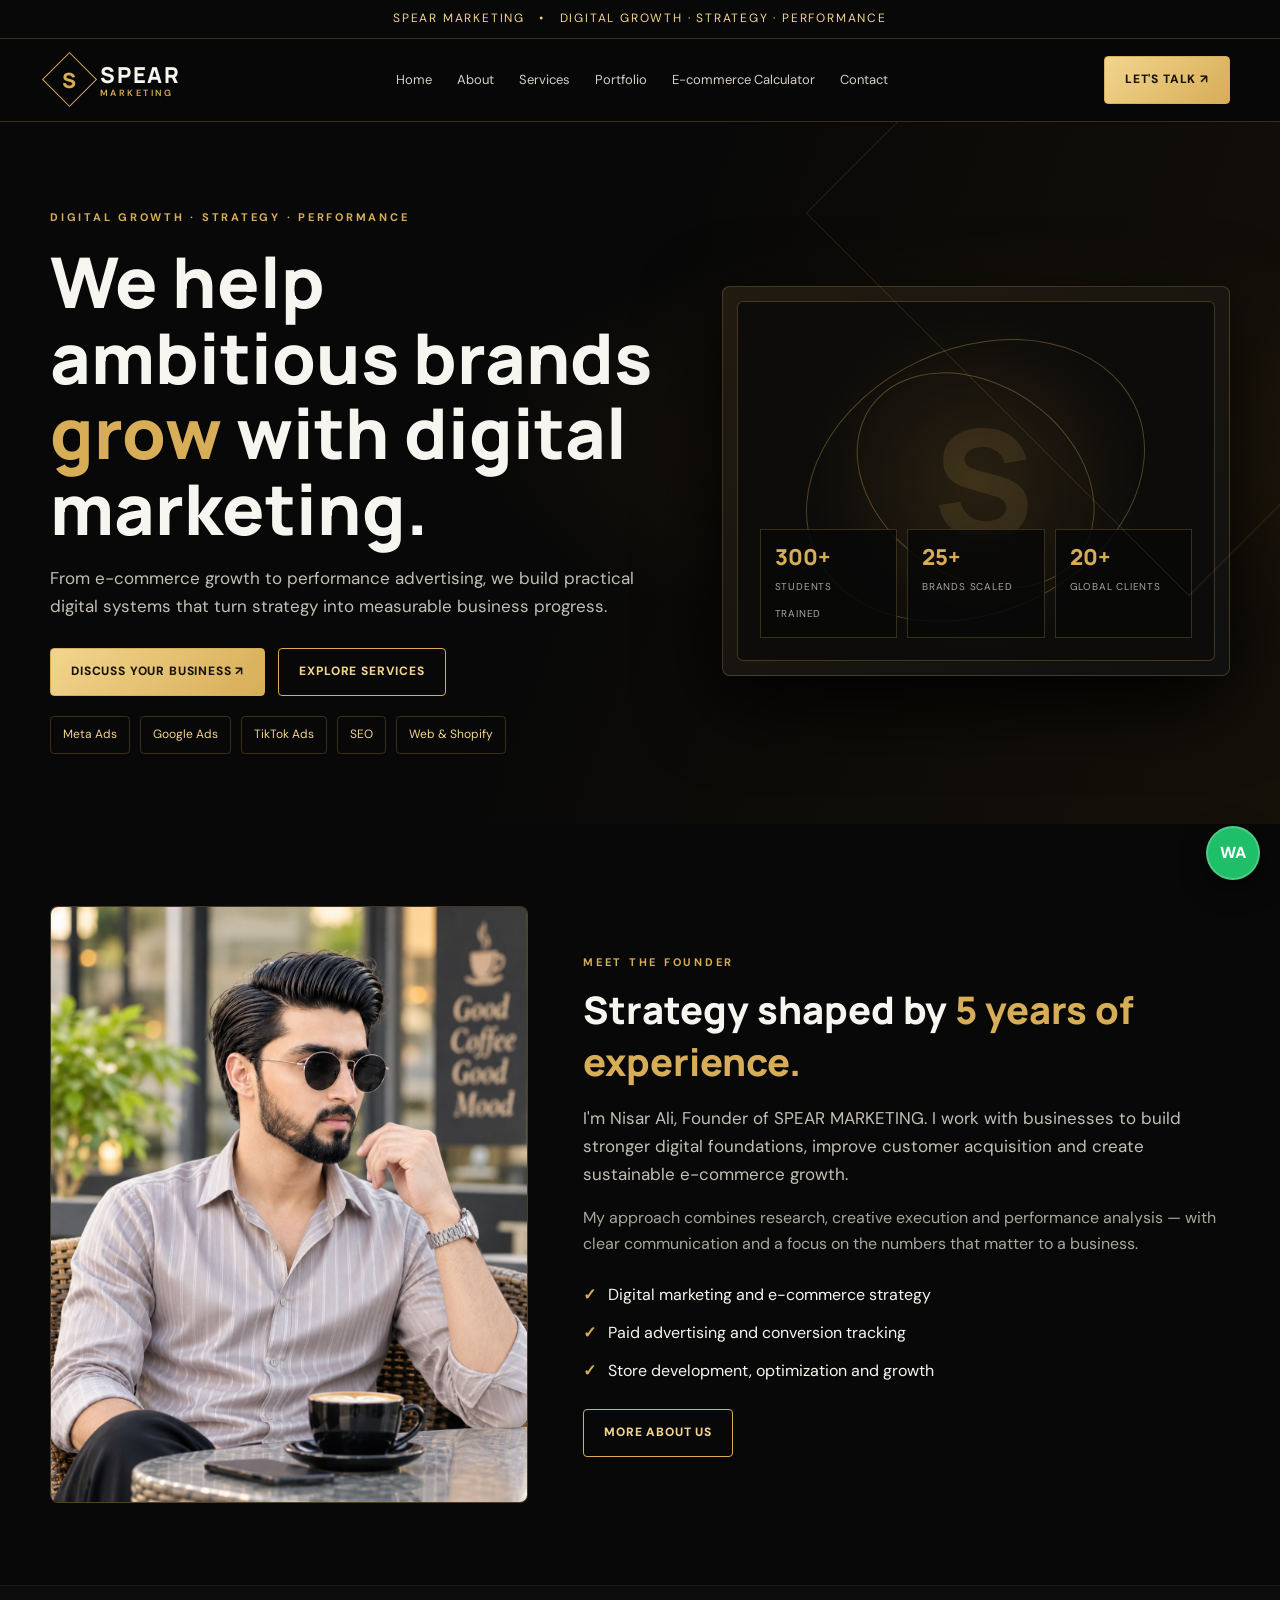
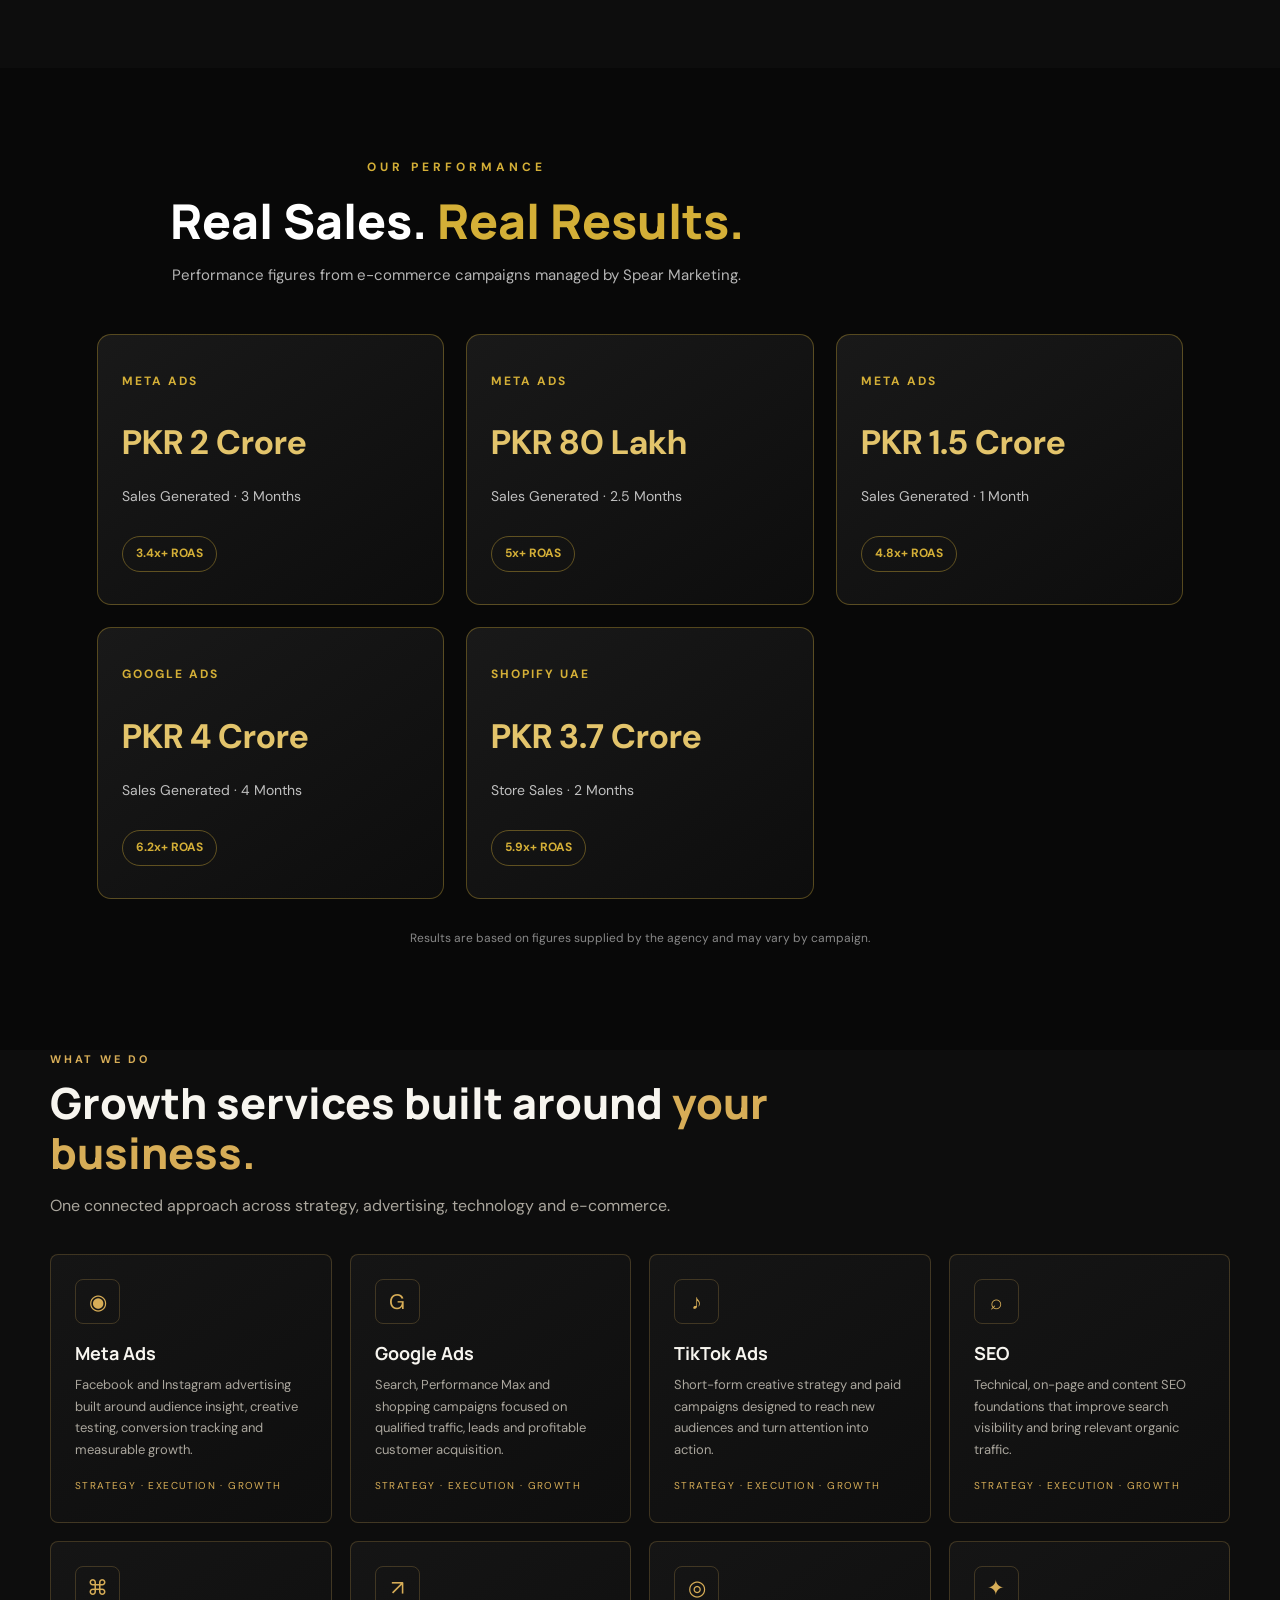
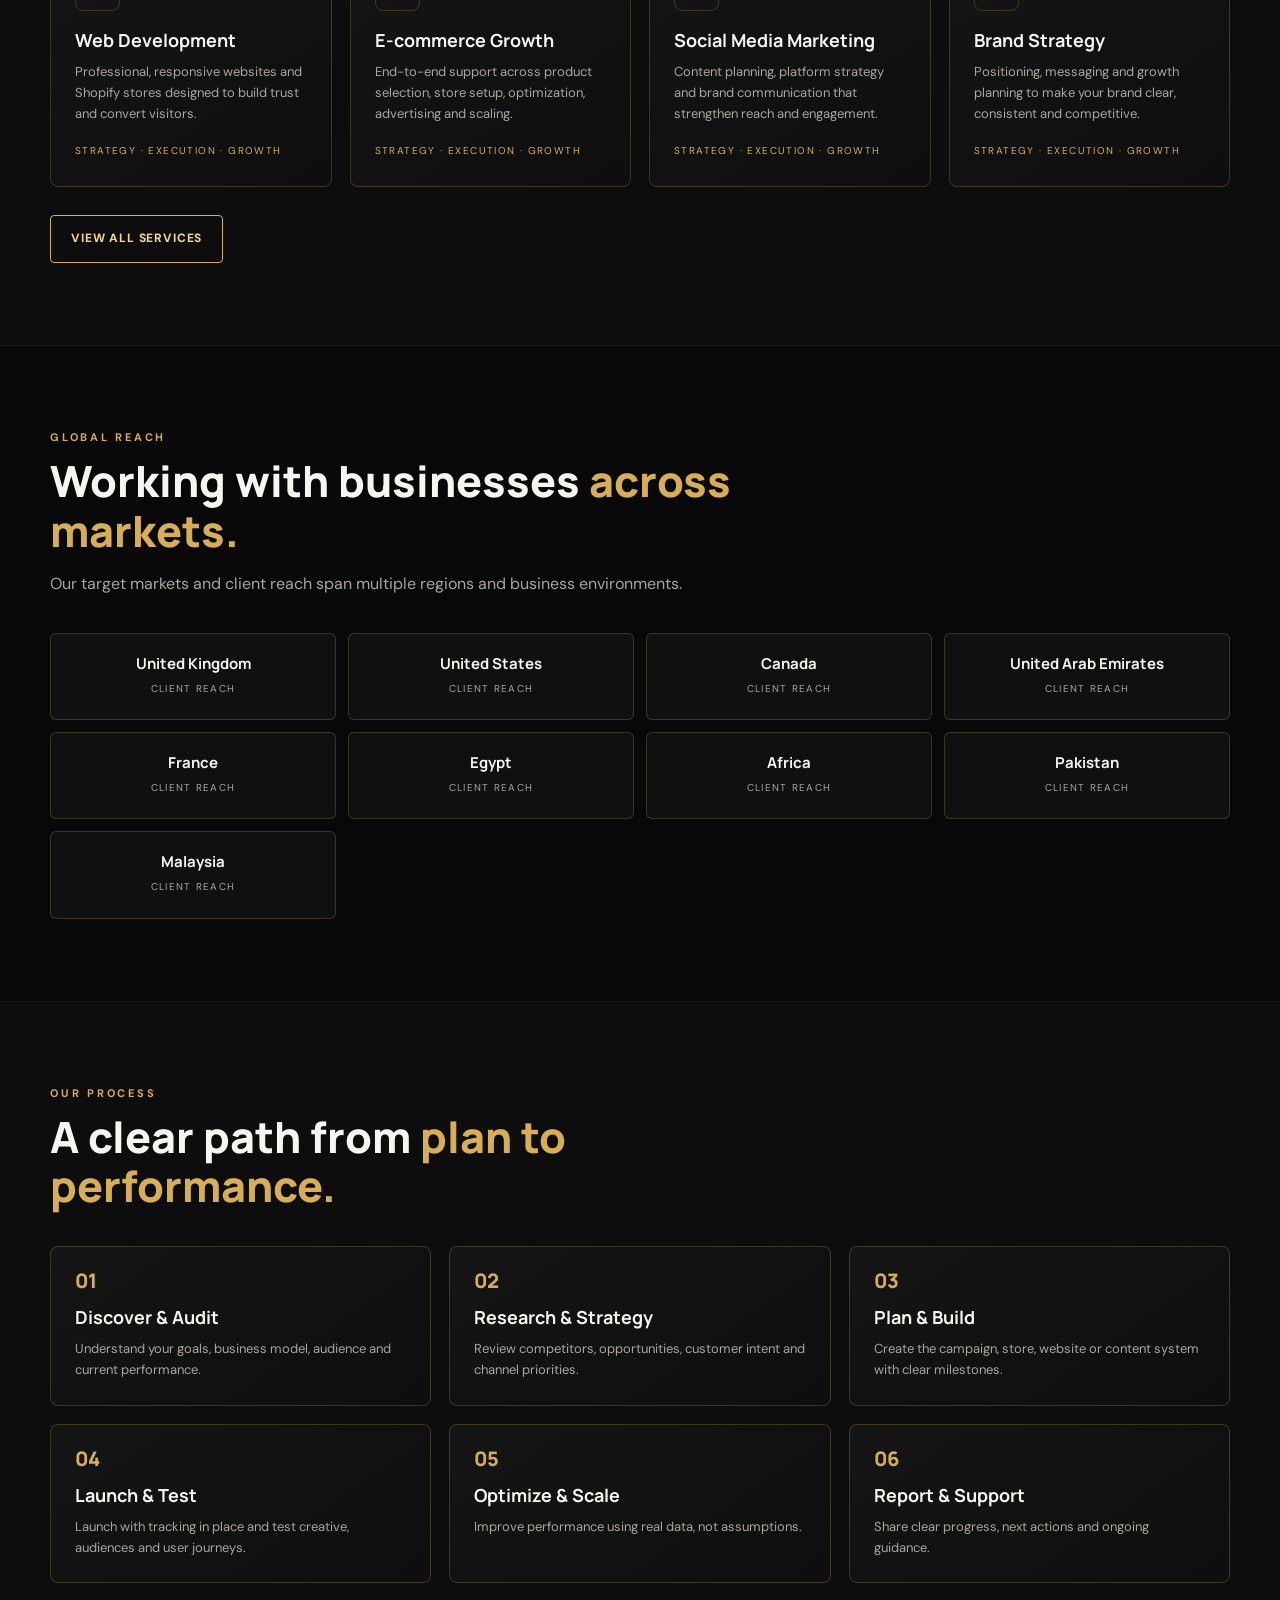
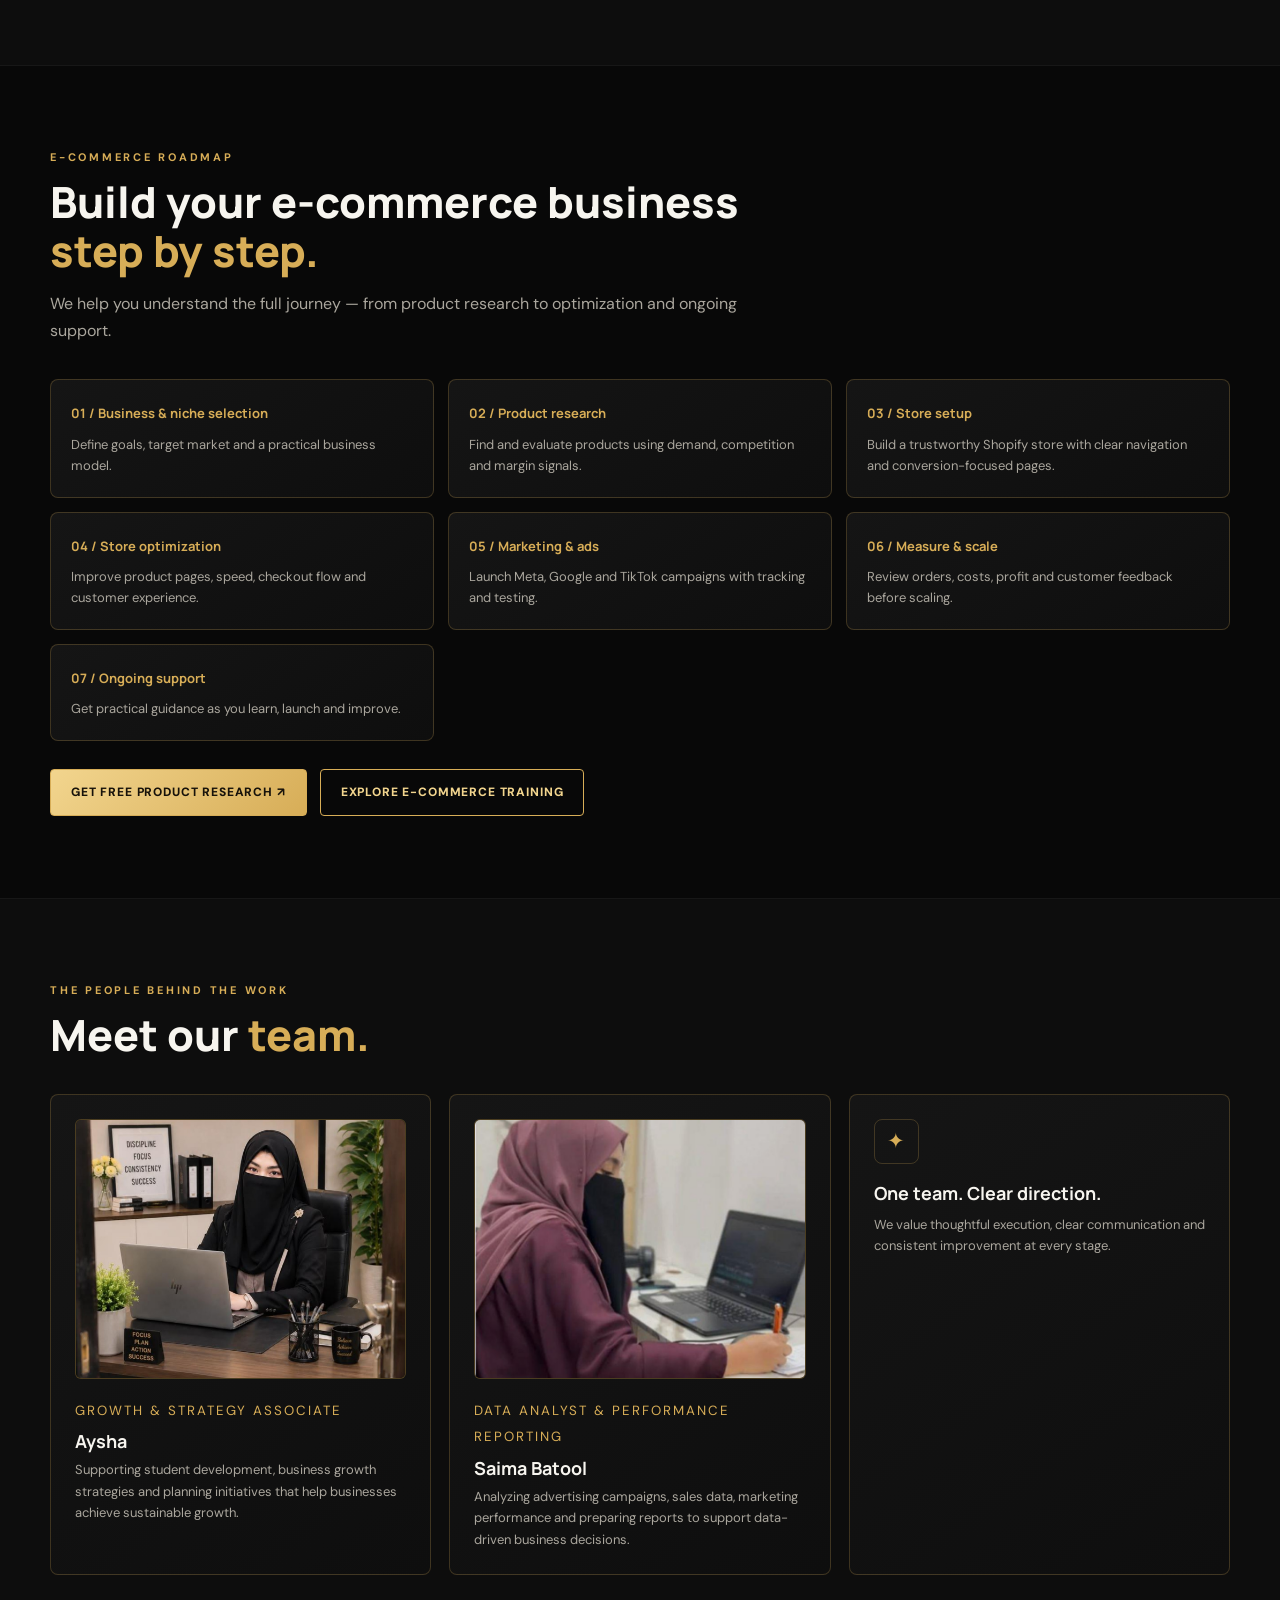
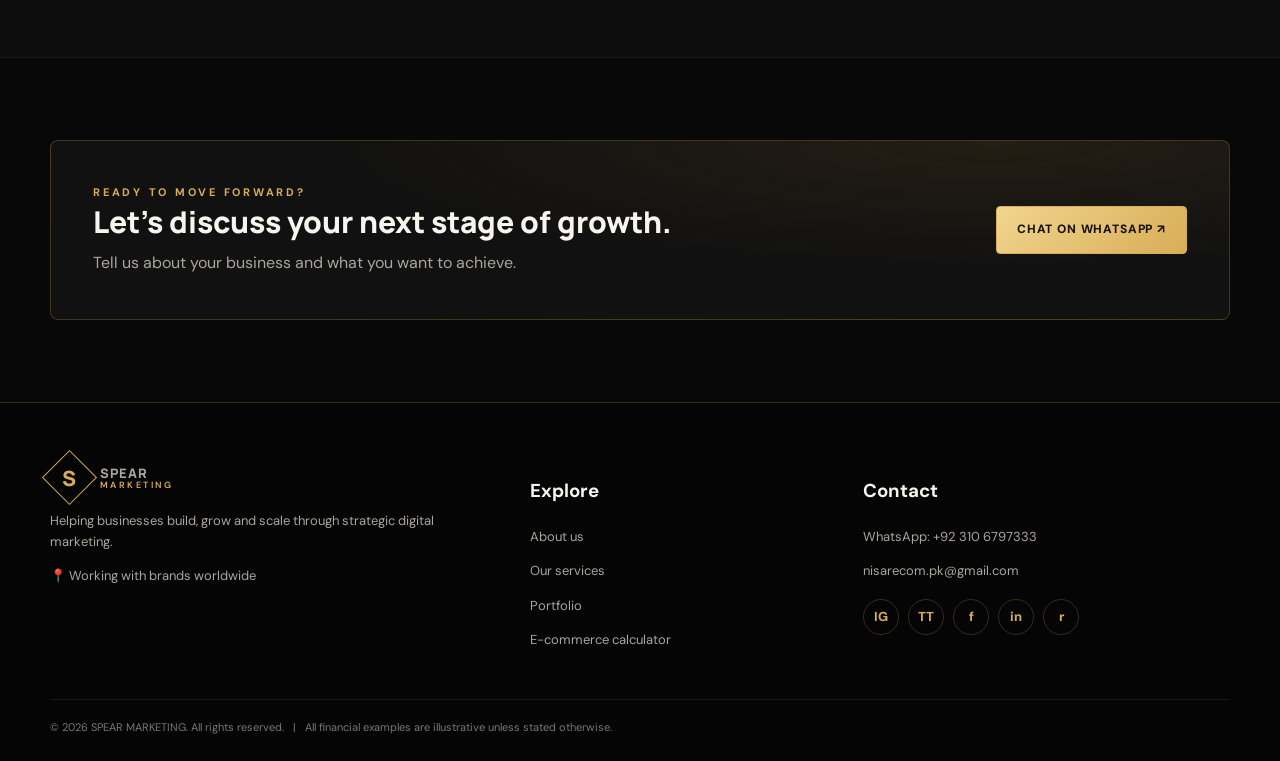
<file: index.html>
<!doctype html><html lang="en"><head><meta charset="utf-8"><meta name="viewport" content="width=device-width,initial-scale=1"><meta name="description" content="SPEAR MARKETING helps brands grow with digital strategy, paid advertising, e-commerce and web development."><title>SPEAR MARKETING | Digital Growth & Performance</title><link rel="stylesheet" href="styles.css"></head><body>
<div class="topline">SPEAR MARKETING &nbsp; • &nbsp; DIGITAL GROWTH · STRATEGY · PERFORMANCE</div>
<header class="nav"><div class="wrap navin">
<a class="brand" href="index.html"><span class="brandmark"><span>S</span></span><span>SPEAR<small>MARKETING</small></span></a>
<button class="mobile-toggle" aria-label="Open menu" onclick="document.querySelector('.links').classList.toggle('open')">☰</button>
<nav class="links"><a href="index.html">Home</a><a href="about.html">About</a><a href="services.html">Services</a><a href="portfolio.html">Portfolio</a><a href="calculator.html">E-commerce Calculator</a><a href="contact.html">Contact</a></nav>
<a class="btn navcta" href="https://wa.me/923106797333?text=Hello%20SPEAR%20MARKETING%2C%20I%27d%20like%20to%20discuss%20my%20business." target="_blank" rel="noopener">Let's Talk ↗</a>
</div></header>

<main>
<section class="hero"><div class="wrap hero-grid"><div><div class="eyebrow">Digital growth · Strategy · Performance</div><h1>We help ambitious brands <em>grow</em> with digital marketing.</h1><p class="lead">From e-commerce growth to performance advertising, we build practical digital systems that turn strategy into measurable business progress.</p><div class="actions"><a class="btn" href="https://wa.me/923106797333?text=Hello%20SPEAR%20MARKETING%2C%20I%27d%20like%20to%20discuss%20my%20business." target="_blank">Discuss Your Business ↗</a><a class="btn outline" href="services.html">Explore Services</a></div><div class="platforms"><span class="platform">Meta Ads</span><span class="platform">Google Ads</span><span class="platform">TikTok Ads</span><span class="platform">SEO</span><span class="platform">Web & Shopify</span></div></div>
<div class="hero-card"><div class="hero-art"><div class="orbit"></div><div class="orbit two"></div><div class="bigmark">S</div><div class="hero-stat"><div><b>300+</b><span>Students trained</span></div><div><b>25+</b><span>Brands scaled</span></div><div><b>20+</b><span>Global clients</span></div></div></div></div></div></section>
<section class="section"><div class="wrap split"><div class="ceo-photo"><img src="ceo-nisar.png" alt="NISAR ALI · FOUNDER & CEO"></div><div><div class="eyebrow">Meet the founder</div><h2 style="font:800 38px Manrope;margin:12px 0">Strategy shaped by <span class="gold">5 years of experience.</span></h2><p class="lead">I'm Nisar Ali, Founder of SPEAR MARKETING. I work with businesses to build stronger digital foundations, improve customer acquisition and create sustainable e-commerce growth.</p><p style="color:var(--muted)">My approach combines research, creative execution and performance analysis — with clear communication and a focus on the numbers that matter to a business.</p><div class="bullets"><div>Digital marketing and e-commerce strategy</div><div>Paid advertising and conversion tracking</div><div>Store development, optimization and growth</div></div><a class="btn outline" href="about.html">More About Us</a></div></div></section>
<section class="section alt">
<section class="section results-section" id="results">
  <div class="wrap">
    <div class="section-head">
      <div class="eyebrow">OUR PERFORMANCE</div>
      <h2>Real Sales. <span class="gold">Real Results.</span></h2>
      <p>Performance figures from e-commerce campaigns managed by Spear Marketing.</p>
    </div>

    <div class="results-grid">
      <div class="result-card">
        <span class="result-platform">META ADS</span>
        <h3>PKR 2 Crore</h3>
        <p>Sales Generated · 3 Months</p>
        <b>3.4x+ ROAS</b>
      </div>

      <div class="result-card">
        <span class="result-platform">META ADS</span>
        <h3>PKR 80 Lakh</h3>
        <p>Sales Generated · 2.5 Months</p>
        <b>5x+ ROAS</b>
      </div>

      <div class="result-card">
        <span class="result-platform">META ADS</span>
        <h3>PKR 1.5 Crore</h3>
        <p>Sales Generated · 1 Month</p>
        <b>4.8x+ ROAS</b>
      </div>

      <div class="result-card">
        <span class="result-platform">GOOGLE ADS</span>
        <h3>PKR 4 Crore</h3>
        <p>Sales Generated · 4 Months</p>
        <b>6.2x+ ROAS</b>
      </div>

      <div class="result-card">
        <span class="result-platform">SHOPIFY UAE</span>
        <h3>PKR 3.7 Crore</h3>
        <p>Store Sales · 2 Months</p>
        <b>5.9x+ ROAS</b>
      </div>
    </div>

    <p class="results-note">
      Results are based on figures supplied by the agency and may vary by campaign.
    </p>
  </div>
</section>
<div class="wrap"><div class="section-head"><div class="eyebrow">What we do</div><h2>Growth services built around <span class="gold">your business.</span></h2><p>One connected approach across strategy, advertising, technology and e-commerce.</p></div><div class="grid cols4"><article class="card service-card"><div class="iconbox">◉</div><h3>Meta Ads</h3><p>Facebook and Instagram advertising built around audience insight, creative testing, conversion tracking and measurable growth.</p><span class="tag">Strategy · Execution · Growth</span></article><article class="card service-card"><div class="iconbox">G</div><h3>Google Ads</h3><p>Search, Performance Max and shopping campaigns focused on qualified traffic, leads and profitable customer acquisition.</p><span class="tag">Strategy · Execution · Growth</span></article><article class="card service-card"><div class="iconbox">♪</div><h3>TikTok Ads</h3><p>Short-form creative strategy and paid campaigns designed to reach new audiences and turn attention into action.</p><span class="tag">Strategy · Execution · Growth</span></article><article class="card service-card"><div class="iconbox">⌕</div><h3>SEO</h3><p>Technical, on-page and content SEO foundations that improve search visibility and bring relevant organic traffic.</p><span class="tag">Strategy · Execution · Growth</span></article><article class="card service-card"><div class="iconbox">⌘</div><h3>Web Development</h3><p>Professional, responsive websites and Shopify stores designed to build trust and convert visitors.</p><span class="tag">Strategy · Execution · Growth</span></article><article class="card service-card"><div class="iconbox">↗</div><h3>E-commerce Growth</h3><p>End-to-end support across product selection, store setup, optimization, advertising and scaling.</p><span class="tag">Strategy · Execution · Growth</span></article><article class="card service-card"><div class="iconbox">◎</div><h3>Social Media Marketing</h3><p>Content planning, platform strategy and brand communication that strengthen reach and engagement.</p><span class="tag">Strategy · Execution · Growth</span></article><article class="card service-card"><div class="iconbox">✦</div><h3>Brand Strategy</h3><p>Positioning, messaging and growth planning to make your brand clear, consistent and competitive.</p><span class="tag">Strategy · Execution · Growth</span></article></div><div class="actions"><a class="btn outline" href="services.html">View All Services</a></div></div></section>
<section class="section"><div class="wrap"><div class="section-head"><div class="eyebrow">Global reach</div><h2>Working with businesses <span class="gold">across markets.</span></h2><p>Our target markets and client reach span multiple regions and business environments.</p></div><div class="countries"><div class="country"><b>United Kingdom</b><span>CLIENT REACH</span></div><div class="country"><b>United States</b><span>CLIENT REACH</span></div><div class="country"><b>Canada</b><span>CLIENT REACH</span></div><div class="country"><b>United Arab Emirates</b><span>CLIENT REACH</span></div><div class="country"><b>France</b><span>CLIENT REACH</span></div><div class="country"><b>Egypt</b><span>CLIENT REACH</span></div><div class="country"><b>Africa</b><span>CLIENT REACH</span></div><div class="country"><b>Pakistan</b><span>CLIENT REACH</span></div><div class="country"><b>Malaysia</b><span>CLIENT REACH</span></div></div></div></section>
<section class="section alt"><div class="wrap"><div class="section-head"><div class="eyebrow">Our process</div><h2>A clear path from <span class="gold">plan to performance.</span></h2></div><div class="grid cols3 process"><article class="card"><h3>Discover & Audit</h3><p>Understand your goals, business model, audience and current performance.</p></article><article class="card"><h3>Research & Strategy</h3><p>Review competitors, opportunities, customer intent and channel priorities.</p></article><article class="card"><h3>Plan & Build</h3><p>Create the campaign, store, website or content system with clear milestones.</p></article><article class="card"><h3>Launch & Test</h3><p>Launch with tracking in place and test creative, audiences and user journeys.</p></article><article class="card"><h3>Optimize & Scale</h3><p>Improve performance using real data, not assumptions.</p></article><article class="card"><h3>Report & Support</h3><p>Share clear progress, next actions and ongoing guidance.</p></article></div></div></section>
<section class="section"><div class="wrap"><div class="section-head"><div class="eyebrow">E-commerce roadmap</div><h2>Build your e-commerce business <span class="gold">step by step.</span></h2><p>We help you understand the full journey — from product research to optimization and ongoing support.</p></div><div class="roadmap"><article class="card"><b>01 / Business & niche selection</b><p>Define goals, target market and a practical business model.</p></article><article class="card"><b>02 / Product research</b><p>Find and evaluate products using demand, competition and margin signals.</p></article><article class="card"><b>03 / Store setup</b><p>Build a trustworthy Shopify store with clear navigation and conversion-focused pages.</p></article><article class="card"><b>04 / Store optimization</b><p>Improve product pages, speed, checkout flow and customer experience.</p></article><article class="card"><b>05 / Marketing & ads</b><p>Launch Meta, Google and TikTok campaigns with tracking and testing.</p></article><article class="card"><b>06 / Measure & scale</b><p>Review orders, costs, profit and customer feedback before scaling.</p></article><article class="card"><b>07 / Ongoing support</b><p>Get practical guidance as you learn, launch and improve.</p></article></div><div class="actions"><a class="btn" href="https://wa.me/923106797333?text=Hello%20SPEAR%20MARKETING%2C%20I%27d%20like%20to%20discuss%20my%20business." target="_blank">Get Free Product Research ↗</a><a class="btn outline" href="services.html#training">Explore E-commerce Training</a></div></div></section>
<section class="section alt"><div class="wrap"><div class="section-head"><div class="eyebrow">The people behind the work</div><h2>Meet our <span class="gold">team.</span></h2></div><div class="grid cols3"><article class="card team-card"><div class="team-photo"><img src="team-aysha.jpg" alt="AYSHA · TEAM MEMBER"></div><small>Growth & Strategy Associate</small><h3>Aysha</h3><p>Supporting student development, business growth strategies and planning initiatives that help businesses achieve sustainable growth.</p></article><article class="card team-card"><div class="team-photo"><img src="team-saima.jpg" alt="SAIMA BATOOL · TEAM MEMBER"></div><small>Data Analyst & Performance Reporting</small><h3>Saima Batool</h3><p>Analyzing advertising campaigns, sales data, marketing performance and preparing reports to support data-driven business decisions.</p></article><article class="card"><div class="iconbox">✦</div><h3>One team. Clear direction.</h3><p>We value thoughtful execution, clear communication and consistent improvement at every stage.</p></article></div></div></section>
<section class="section"><div class="wrap"><div class="cta"><div><div class="eyebrow">Ready to move forward?</div><h2>Let's discuss your next stage of growth.</h2><p style="color:var(--muted);margin:0">Tell us about your business and what you want to achieve.</p></div><a class="btn" href="https://wa.me/923106797333?text=Hello%20SPEAR%20MARKETING%2C%20I%27d%20like%20to%20discuss%20my%20business." target="_blank">Chat on WhatsApp ↗</a></div></div></section>
</main>
<footer class="footer"><div class="wrap"><div class="footer-grid">
<div><a class="brand" href="index.html"><span class="brandmark"><span>S</span></span><span>SPEAR<small>MARKETING</small></span></a><p>Helping businesses build, grow and scale through strategic digital marketing.</p><p>📍 Working with brands worldwide</p></div>
<div><h3>Explore</h3><p><a href="about.html">About us</a></p><p><a href="services.html">Our services</a></p><p><a href="portfolio.html">Portfolio</a></p><p><a href="calculator.html">E-commerce calculator</a></p></div>
<div><h3>Contact</h3><p><a href="https://wa.me/923106797333?text=Hello%20SPEAR%20MARKETING%2C%20I%27d%20like%20to%20discuss%20my%20business." target="_blank">WhatsApp: +92 310 6797333</a></p><p><a href="mailto:nisarecom.pk@gmail.com">nisarecom.pk@gmail.com</a></p><div class="socials"><a class="social" href="https://www.instagram.com/nisarecom12?psln=MXdkYzdqdjZ5NmF3eg%3D%3D&utm_source=qr" target="_blank" rel="noopener" aria-label="Instagram" title="Instagram">IG</a><a class="social" href="https://www.tiktok.com/@nisaresggk2?_r=1&_t=ZN-9BBRalmDJyA" target="_blank" rel="noopener" aria-label="TikTok" title="TikTok">TT</a><a class="social" href="https://www.facebook.com/share/1CEMKwUe55/?mibextid=wwXIfr" target="_blank" rel="noopener" aria-label="Facebook" title="Facebook">f</a><a class="social" href="https://www.linkedin.com/in/nisar-ali-ahmad-375944449?utm_source=share_via&utm_content=profile&utm_medium=member_android" target="_blank" rel="noopener" aria-label="LinkedIn" title="LinkedIn">in</a><a class="social" href="https://www.reddit.com/u/nisar011/s/bb8wzmJRnW" target="_blank" rel="noopener" aria-label="Reddit" title="Reddit">r</a></div></div>
</div><div class="footbottom">© 2026 SPEAR MARKETING. All rights reserved. &nbsp; | &nbsp; All financial examples are illustrative unless stated otherwise.</div></div></footer>
<a href="https://wa.me/923106797333?text=Hello%20SPEAR%20MARKETING%2C%20I%27d%20like%20to%20discuss%20my%20business." target="_blank" rel="noopener" class="whatsapp-float" aria-label="Chat on WhatsApp">WA</a>
<script src="script.js"></script></body></html>
</file>
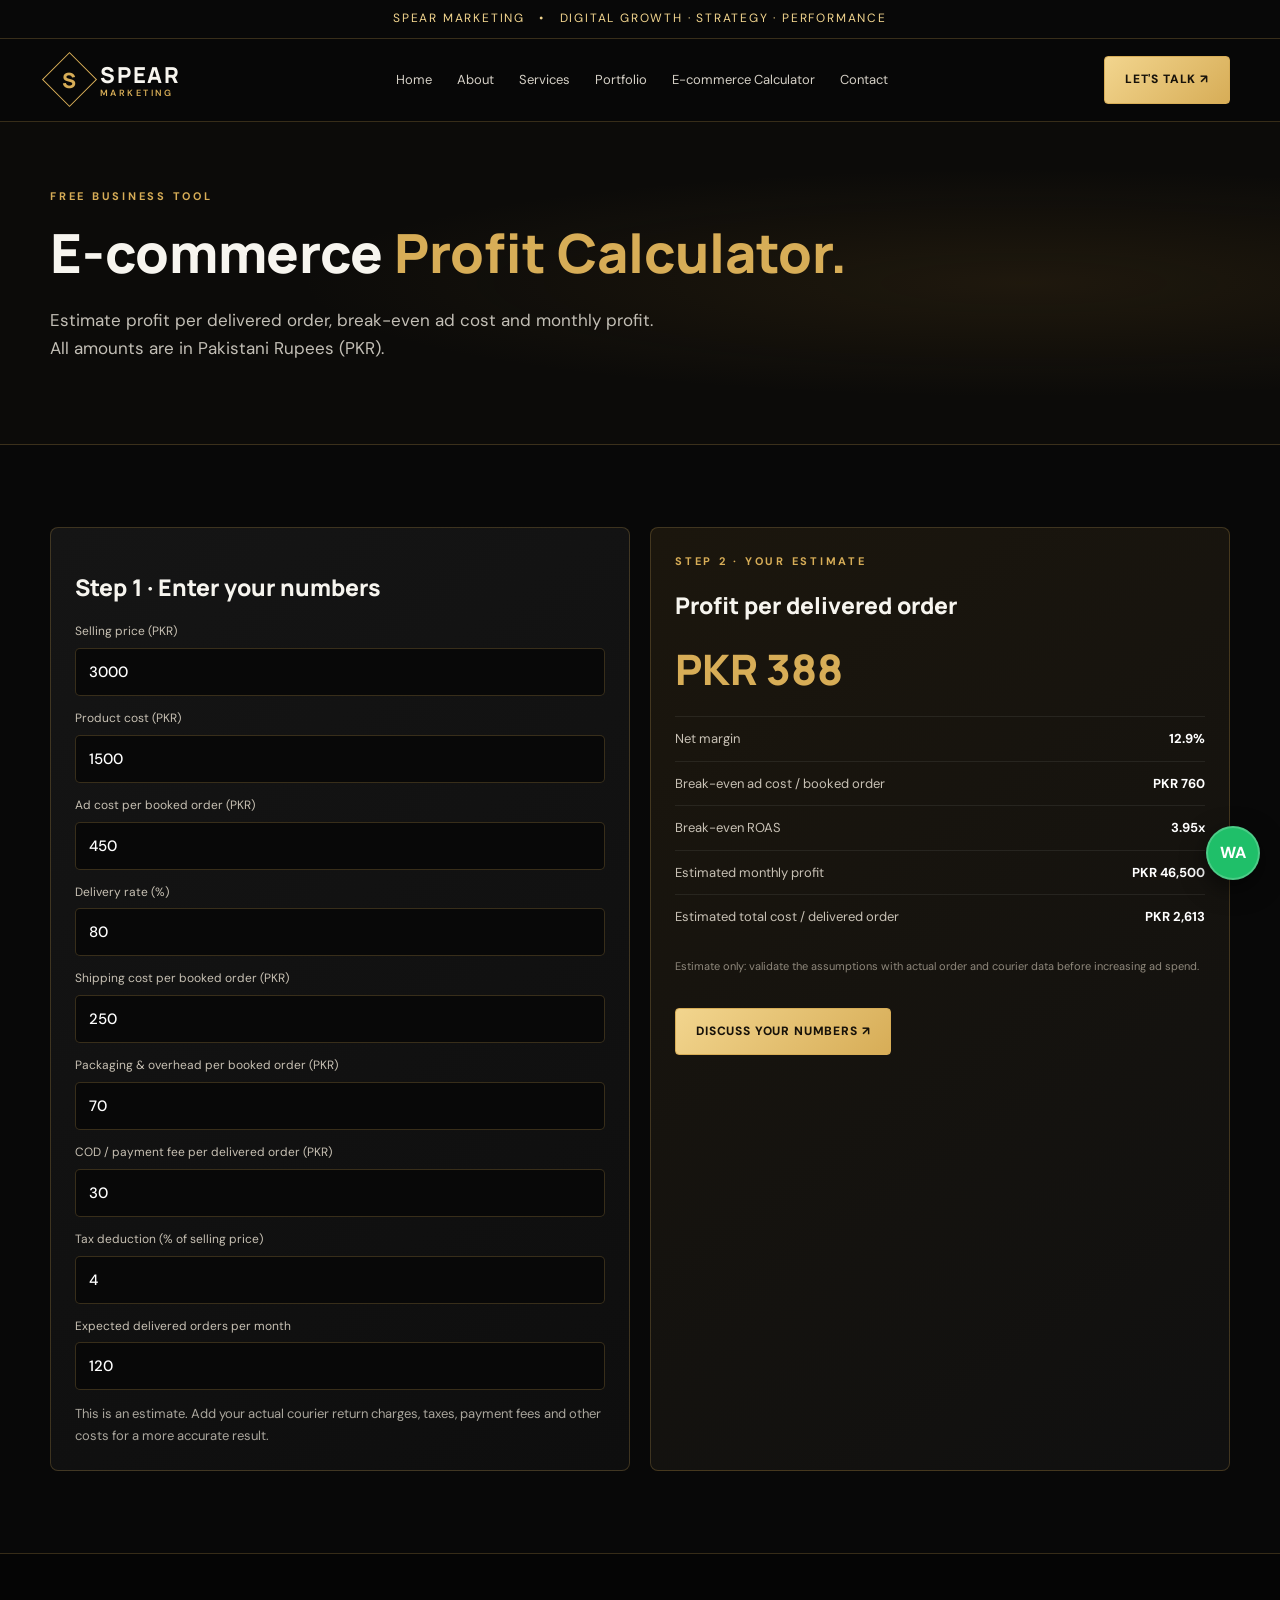
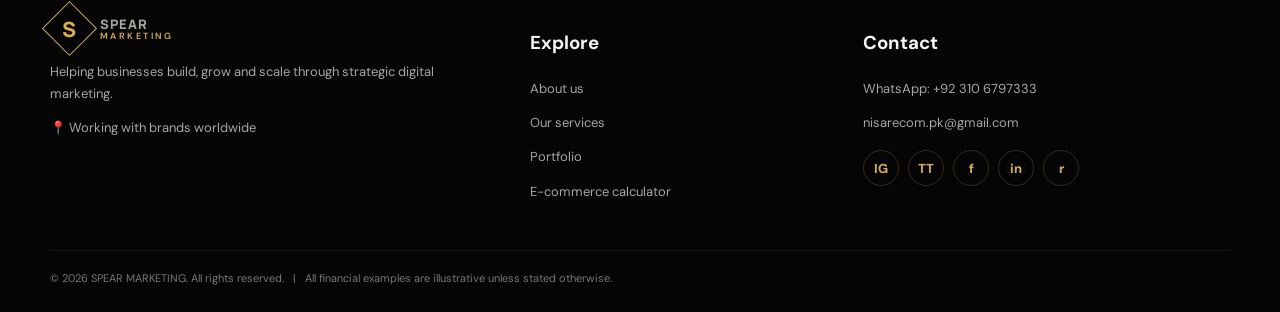
<file: calculator.html>
<!doctype html><html lang="en"><head><meta charset="utf-8"><meta name="viewport" content="width=device-width,initial-scale=1"><title>E-commerce Profit Calculator | SPEAR MARKETING</title><link rel="stylesheet" href="styles.css"></head><body>
<div class="topline">SPEAR MARKETING &nbsp; • &nbsp; DIGITAL GROWTH · STRATEGY · PERFORMANCE</div>
<header class="nav"><div class="wrap navin">
<a class="brand" href="index.html"><span class="brandmark"><span>S</span></span><span>SPEAR<small>MARKETING</small></span></a>
<button class="mobile-toggle" aria-label="Open menu" onclick="document.querySelector('.links').classList.toggle('open')">☰</button>
<nav class="links"><a href="index.html">Home</a><a href="about.html">About</a><a href="services.html">Services</a><a href="portfolio.html">Portfolio</a><a href="calculator.html">E-commerce Calculator</a><a href="contact.html">Contact</a></nav>
<a class="btn navcta" href="https://wa.me/923106797333?text=Hello%20SPEAR%20MARKETING%2C%20I%27d%20like%20to%20discuss%20my%20business." target="_blank" rel="noopener">Let's Talk ↗</a>
</div></header>
<section class="pagehero"><div class="wrap"><div class="eyebrow">Free business tool</div><h1>E-commerce <span class="gold">Profit Calculator.</span></h1><p class="lead">Estimate profit per delivered order, break-even ad cost and monthly profit. All amounts are in Pakistani Rupees (PKR).</p></div></section><section class="section"><div class="wrap calc-layout"><div class="card"><h2 style="font:800 23px Manrope">Step 1 · Enter your numbers</h2>
<div class="field"><label>Selling price (PKR)</label><input id="selling" type="number" min="0" value="3000"></div>
<div class="field"><label>Product cost (PKR)</label><input id="product" type="number" min="0" value="1500"></div>
<div class="field"><label>Ad cost per booked order (PKR)</label><input id="ads" type="number" min="0" value="450"></div>
<div class="field"><label>Delivery rate (%)</label><input id="delivery" type="number" min="1" max="100" value="80"></div>
<div class="field"><label>Shipping cost per booked order (PKR)</label><input id="shipping" type="number" min="0" value="250"></div>
<div class="field"><label>Packaging & overhead per booked order (PKR)</label><input id="overhead" type="number" min="0" value="70"></div>
<div class="field"><label>COD / payment fee per delivered order (PKR)</label><input id="fee" type="number" min="0" value="30"></div>
<div class="field"><label>Tax deduction (% of selling price)</label><input id="tax" type="number" min="0" max="100" value="4"></div>
<div class="field"><label>Expected delivered orders per month</label><input id="orders" type="number" min="0" value="120"></div>
<p class="note">This is an estimate. Add your actual courier return charges, taxes, payment fees and other costs for a more accurate result.</p></div>
<div class="result"><div class="eyebrow">Step 2 · Your estimate</div><h2 style="font:800 23px Manrope">Profit per delivered order</h2><div class="big-result" id="profit">PKR 0</div>
<div class="resultrow"><span>Net margin</span><b id="margin">0%</b></div><div class="resultrow"><span>Break-even ad cost / booked order</span><b id="breakEven">PKR 0</b></div><div class="resultrow"><span>Break-even ROAS</span><b id="roas">0.00x</b></div><div class="resultrow"><span>Estimated monthly profit</span><b id="monthly">PKR 0</b></div><div class="resultrow"><span>Estimated total cost / delivered order</span><b id="totalcost">PKR 0</b></div><p class="note" id="warning" style="margin-top:18px">Change any value to update the estimate instantly.</p><a class="btn" style="margin-top:22px" href="https://wa.me/923106797333?text=Hello%20SPEAR%20MARKETING%2C%20I%27d%20like%20to%20discuss%20my%20business." target="_blank">Discuss Your Numbers ↗</a></div></div></section>
<footer class="footer"><div class="wrap"><div class="footer-grid">
<div><a class="brand" href="index.html"><span class="brandmark"><span>S</span></span><span>SPEAR<small>MARKETING</small></span></a><p>Helping businesses build, grow and scale through strategic digital marketing.</p><p>📍 Working with brands worldwide</p></div>
<div><h3>Explore</h3><p><a href="about.html">About us</a></p><p><a href="services.html">Our services</a></p><p><a href="portfolio.html">Portfolio</a></p><p><a href="calculator.html">E-commerce calculator</a></p></div>
<div><h3>Contact</h3><p><a href="https://wa.me/923106797333?text=Hello%20SPEAR%20MARKETING%2C%20I%27d%20like%20to%20discuss%20my%20business." target="_blank">WhatsApp: +92 310 6797333</a></p><p><a href="mailto:nisarecom.pk@gmail.com">nisarecom.pk@gmail.com</a></p><div class="socials"><a class="social" href="https://www.instagram.com/nisarecom12?psln=MXdkYzdqdjZ5NmF3eg%3D%3D&utm_source=qr" target="_blank" rel="noopener" aria-label="Instagram" title="Instagram">IG</a><a class="social" href="https://www.tiktok.com/@nisaresggk2?_r=1&_t=ZN-9BBRalmDJyA" target="_blank" rel="noopener" aria-label="TikTok" title="TikTok">TT</a><a class="social" href="https://www.facebook.com/share/1CEMKwUe55/?mibextid=wwXIfr" target="_blank" rel="noopener" aria-label="Facebook" title="Facebook">f</a><a class="social" href="https://www.linkedin.com/in/nisar-ali-ahmad-375944449?utm_source=share_via&utm_content=profile&utm_medium=member_android" target="_blank" rel="noopener" aria-label="LinkedIn" title="LinkedIn">in</a><a class="social" href="https://www.reddit.com/u/nisar011/s/bb8wzmJRnW" target="_blank" rel="noopener" aria-label="Reddit" title="Reddit">r</a></div></div>
</div><div class="footbottom">© 2026 SPEAR MARKETING. All rights reserved. &nbsp; | &nbsp; All financial examples are illustrative unless stated otherwise.</div></div></footer>
<a href="https://wa.me/923106797333?text=Hello%20SPEAR%20MARKETING%2C%20I%27d%20like%20to%20discuss%20my%20business." target="_blank" rel="noopener" class="whatsapp-float" aria-label="Chat on WhatsApp">WA</a>
<script src="script.js"></script></body></html>
</file>
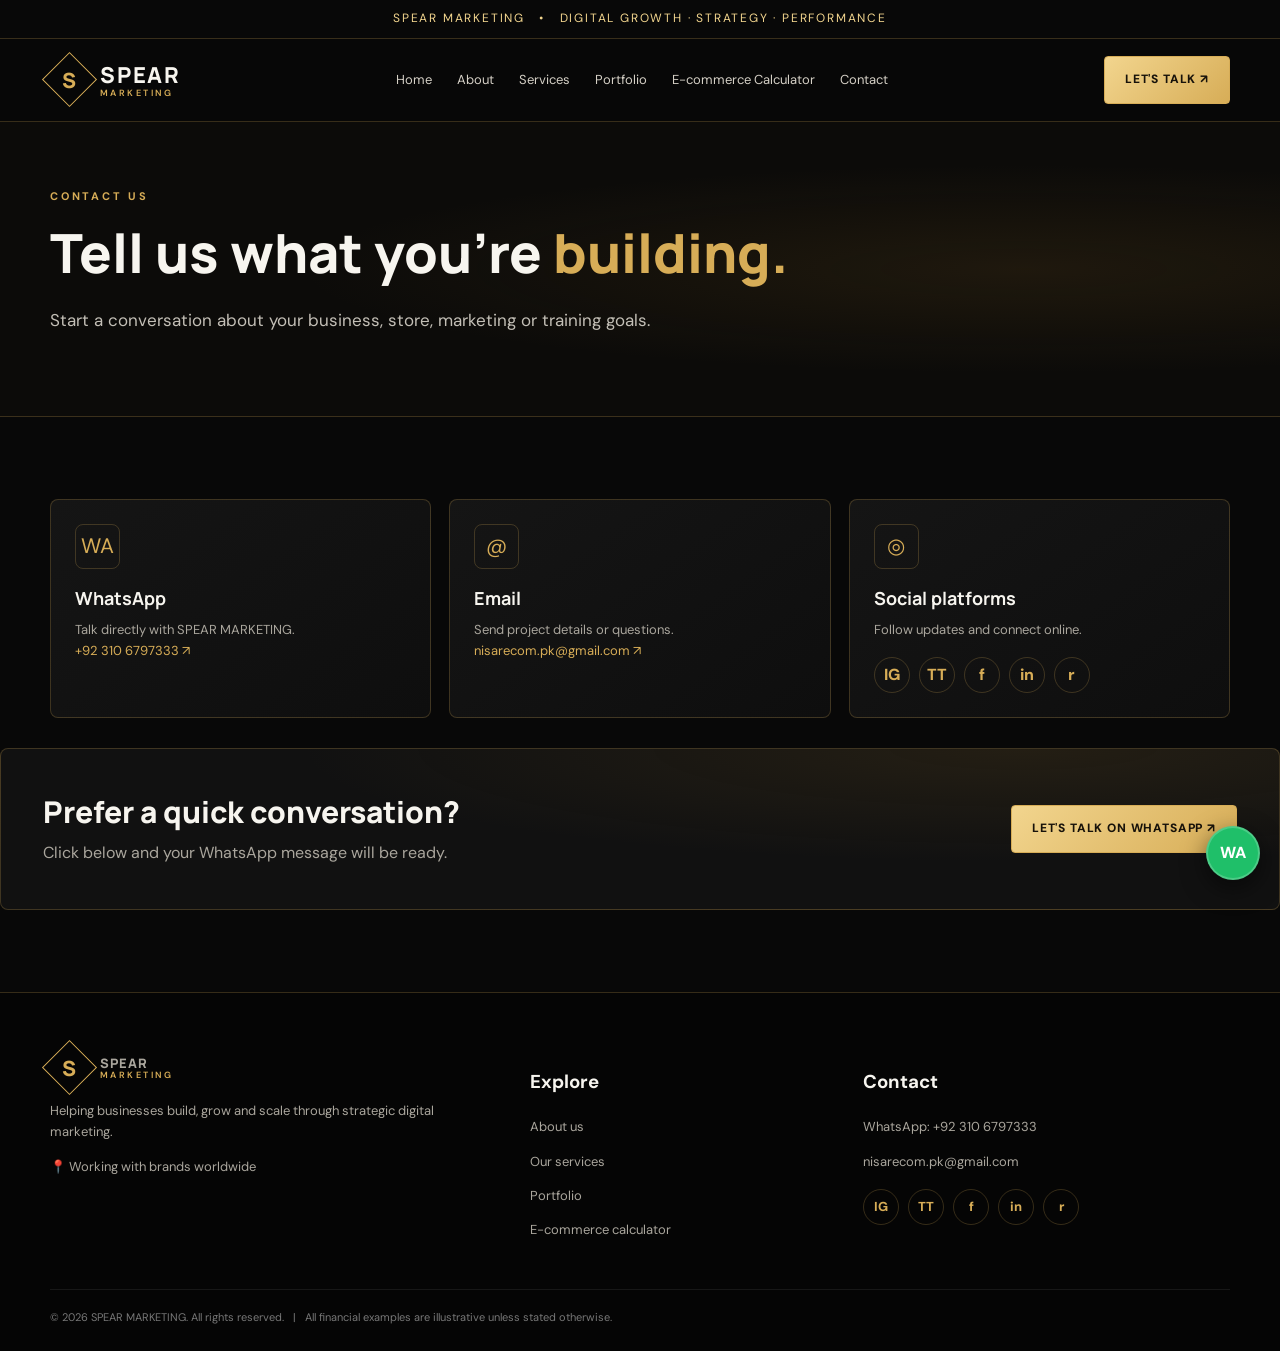
<file: contact.html>
<!doctype html><html lang="en"><head><meta charset="utf-8"><meta name="viewport" content="width=device-width,initial-scale=1"><title>Contact | SPEAR MARKETING</title><link rel="stylesheet" href="styles.css"></head><body>
<div class="topline">SPEAR MARKETING &nbsp; • &nbsp; DIGITAL GROWTH · STRATEGY · PERFORMANCE</div>
<header class="nav"><div class="wrap navin">
<a class="brand" href="index.html"><span class="brandmark"><span>S</span></span><span>SPEAR<small>MARKETING</small></span></a>
<button class="mobile-toggle" aria-label="Open menu" onclick="document.querySelector('.links').classList.toggle('open')">☰</button>
<nav class="links"><a href="index.html">Home</a><a href="about.html">About</a><a href="services.html">Services</a><a href="portfolio.html">Portfolio</a><a href="calculator.html">E-commerce Calculator</a><a href="contact.html">Contact</a></nav>
<a class="btn navcta" href="https://wa.me/923106797333?text=Hello%20SPEAR%20MARKETING%2C%20I%27d%20like%20to%20discuss%20my%20business." target="_blank" rel="noopener">Let's Talk ↗</a>
</div></header>
<section class="pagehero"><div class="wrap"><div class="eyebrow">Contact us</div><h1>Tell us what you're <span class="gold">building.</span></h1><p class="lead">Start a conversation about your business, store, marketing or training goals.</p></div></section><section class="section"><div class="wrap grid cols3"><article class="card"><div class="iconbox">WA</div><h3>WhatsApp</h3><p>Talk directly with SPEAR MARKETING.</p><p><a class="gold" href="https://wa.me/923106797333?text=Hello%20SPEAR%20MARKETING%2C%20I%27d%20like%20to%20discuss%20my%20business." target="_blank">+92 310 6797333 ↗</a></p></article><article class="card"><div class="iconbox">@</div><h3>Email</h3><p>Send project details or questions.</p><p><a class="gold" href="mailto:nisarecom.pk@gmail.com">nisarecom.pk@gmail.com ↗</a></p></article><article class="card"><div class="iconbox">◎</div><h3>Social platforms</h3><p>Follow updates and connect online.</p><div class="socials"><a class="social" href="https://www.instagram.com/nisarecom12?psln=MXdkYzdqdjZ5NmF3eg%3D%3D&utm_source=qr" target="_blank" rel="noopener" aria-label="Instagram" title="Instagram">IG</a><a class="social" href="https://www.tiktok.com/@nisaresggk2?_r=1&_t=ZN-9BBRalmDJyA" target="_blank" rel="noopener" aria-label="TikTok" title="TikTok">TT</a><a class="social" href="https://www.facebook.com/share/1CEMKwUe55/?mibextid=wwXIfr" target="_blank" rel="noopener" aria-label="Facebook" title="Facebook">f</a><a class="social" href="https://www.linkedin.com/in/nisar-ali-ahmad-375944449?utm_source=share_via&utm_content=profile&utm_medium=member_android" target="_blank" rel="noopener" aria-label="LinkedIn" title="LinkedIn">in</a><a class="social" href="https://www.reddit.com/u/nisar011/s/bb8wzmJRnW" target="_blank" rel="noopener" aria-label="Reddit" title="Reddit">r</a></div></article></div><div class="cta" style="margin-top:30px"><div><h2>Prefer a quick conversation?</h2><p style="color:var(--muted);margin:0">Click below and your WhatsApp message will be ready.</p></div><a class="btn" href="https://wa.me/923106797333?text=Hello%20SPEAR%20MARKETING%2C%20I%27d%20like%20to%20discuss%20my%20business." target="_blank">Let's Talk on WhatsApp ↗</a></div></div></section>
<footer class="footer"><div class="wrap"><div class="footer-grid">
<div><a class="brand" href="index.html"><span class="brandmark"><span>S</span></span><span>SPEAR<small>MARKETING</small></span></a><p>Helping businesses build, grow and scale through strategic digital marketing.</p><p>📍 Working with brands worldwide</p></div>
<div><h3>Explore</h3><p><a href="about.html">About us</a></p><p><a href="services.html">Our services</a></p><p><a href="portfolio.html">Portfolio</a></p><p><a href="calculator.html">E-commerce calculator</a></p></div>
<div><h3>Contact</h3><p><a href="https://wa.me/923106797333?text=Hello%20SPEAR%20MARKETING%2C%20I%27d%20like%20to%20discuss%20my%20business." target="_blank">WhatsApp: +92 310 6797333</a></p><p><a href="mailto:nisarecom.pk@gmail.com">nisarecom.pk@gmail.com</a></p><div class="socials"><a class="social" href="https://www.instagram.com/nisarecom12?psln=MXdkYzdqdjZ5NmF3eg%3D%3D&utm_source=qr" target="_blank" rel="noopener" aria-label="Instagram" title="Instagram">IG</a><a class="social" href="https://www.tiktok.com/@nisaresggk2?_r=1&_t=ZN-9BBRalmDJyA" target="_blank" rel="noopener" aria-label="TikTok" title="TikTok">TT</a><a class="social" href="https://www.facebook.com/share/1CEMKwUe55/?mibextid=wwXIfr" target="_blank" rel="noopener" aria-label="Facebook" title="Facebook">f</a><a class="social" href="https://www.linkedin.com/in/nisar-ali-ahmad-375944449?utm_source=share_via&utm_content=profile&utm_medium=member_android" target="_blank" rel="noopener" aria-label="LinkedIn" title="LinkedIn">in</a><a class="social" href="https://www.reddit.com/u/nisar011/s/bb8wzmJRnW" target="_blank" rel="noopener" aria-label="Reddit" title="Reddit">r</a></div></div>
</div><div class="footbottom">© 2026 SPEAR MARKETING. All rights reserved. &nbsp; | &nbsp; All financial examples are illustrative unless stated otherwise.</div></div></footer>
<a href="https://wa.me/923106797333?text=Hello%20SPEAR%20MARKETING%2C%20I%27d%20like%20to%20discuss%20my%20business." target="_blank" rel="noopener" class="whatsapp-float" aria-label="Chat on WhatsApp">WA</a>
<script src="script.js"></script></body></html>
</file>
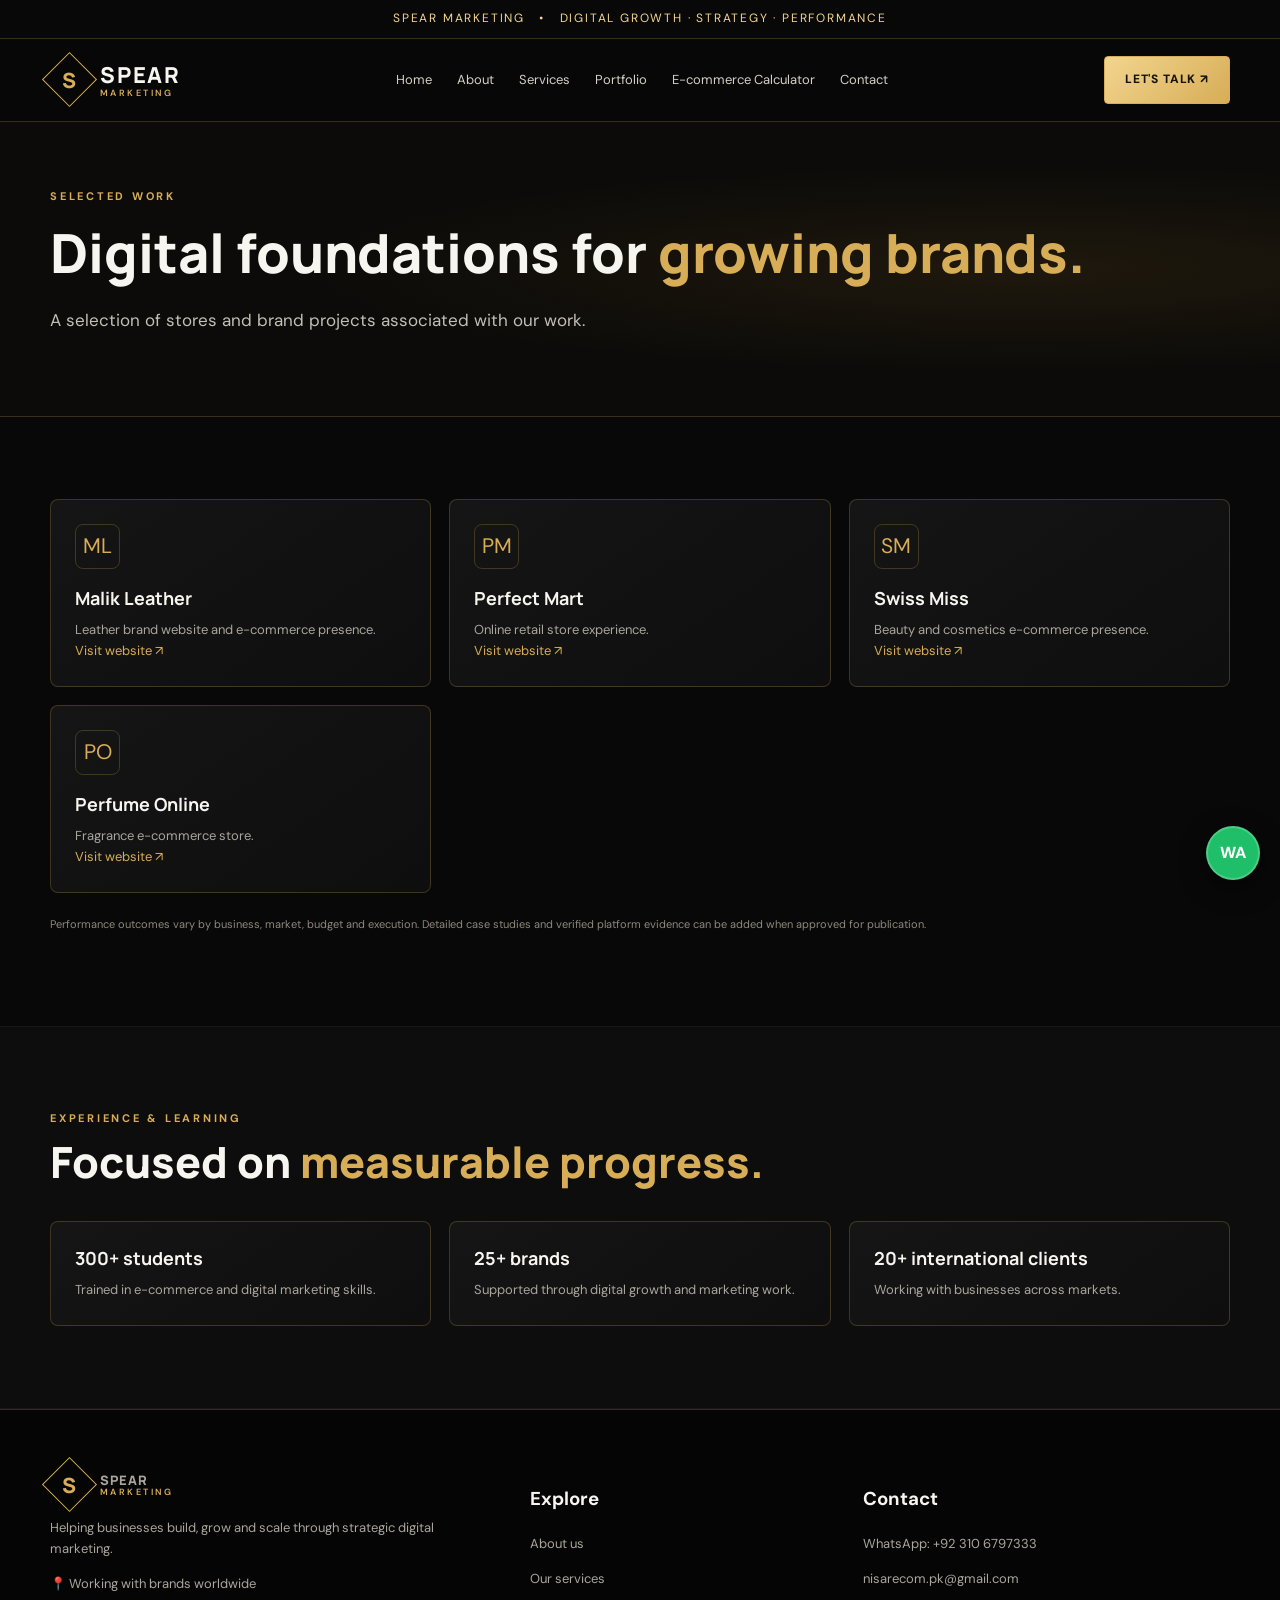
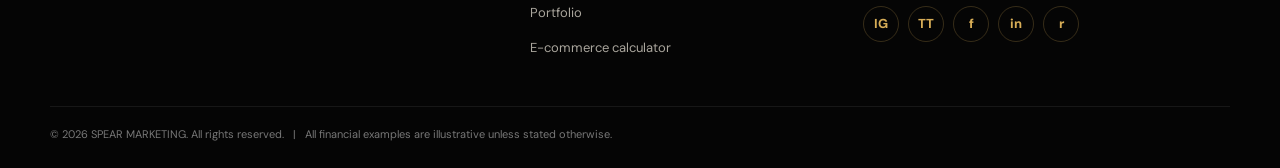
<file: portfolio.html>
<!doctype html><html lang="en"><head><meta charset="utf-8"><meta name="viewport" content="width=device-width,initial-scale=1"><title>Portfolio | SPEAR MARKETING</title><link rel="stylesheet" href="styles.css"></head><body>
<div class="topline">SPEAR MARKETING &nbsp; • &nbsp; DIGITAL GROWTH · STRATEGY · PERFORMANCE</div>
<header class="nav"><div class="wrap navin">
<a class="brand" href="index.html"><span class="brandmark"><span>S</span></span><span>SPEAR<small>MARKETING</small></span></a>
<button class="mobile-toggle" aria-label="Open menu" onclick="document.querySelector('.links').classList.toggle('open')">☰</button>
<nav class="links"><a href="index.html">Home</a><a href="about.html">About</a><a href="services.html">Services</a><a href="portfolio.html">Portfolio</a><a href="calculator.html">E-commerce Calculator</a><a href="contact.html">Contact</a></nav>
<a class="btn navcta" href="https://wa.me/923106797333?text=Hello%20SPEAR%20MARKETING%2C%20I%27d%20like%20to%20discuss%20my%20business." target="_blank" rel="noopener">Let's Talk ↗</a>
</div></header>
<section class="pagehero"><div class="wrap"><div class="eyebrow">Selected work</div><h1>Digital foundations for <span class="gold">growing brands.</span></h1><p class="lead">A selection of stores and brand projects associated with our work.</p></div></section><section class="section"><div class="wrap"><div class="grid cols3"><article class="card"><div class="iconbox">ML</div><h3>Malik Leather</h3><p>Leather brand website and e-commerce presence.</p><p><a class="gold" href="https://malikleather.online" target="_blank" rel="noopener">Visit website ↗</a></p></article><article class="card"><div class="iconbox">PM</div><h3>Perfect Mart</h3><p>Online retail store experience.</p><p><a class="gold" href="https://perfectmart.online" target="_blank" rel="noopener">Visit website ↗</a></p></article><article class="card"><div class="iconbox">SM</div><h3>Swiss Miss</h3><p>Beauty and cosmetics e-commerce presence.</p><p><a class="gold" href="https://swissmiss.pk" target="_blank" rel="noopener">Visit website ↗</a></p></article><article class="card"><div class="iconbox">PO</div><h3>Perfume Online</h3><p>Fragrance e-commerce store.</p><p><a class="gold" href="https://perfumeonline.pk" target="_blank" rel="noopener">Visit website ↗</a></p></article></div><p class="note" style="margin-top:22px">Performance outcomes vary by business, market, budget and execution. Detailed case studies and verified platform evidence can be added when approved for publication.</p></div></section><section class="section alt"><div class="wrap"><div class="section-head"><div class="eyebrow">Experience & learning</div><h2>Focused on <span class="gold">measurable progress.</span></h2></div><div class="grid cols3"><article class="card"><h3>300+ students</h3><p>Trained in e-commerce and digital marketing skills.</p></article><article class="card"><h3>25+ brands</h3><p>Supported through digital growth and marketing work.</p></article><article class="card"><h3>20+ international clients</h3><p>Working with businesses across markets.</p></article></div></div></section>
<footer class="footer"><div class="wrap"><div class="footer-grid">
<div><a class="brand" href="index.html"><span class="brandmark"><span>S</span></span><span>SPEAR<small>MARKETING</small></span></a><p>Helping businesses build, grow and scale through strategic digital marketing.</p><p>📍 Working with brands worldwide</p></div>
<div><h3>Explore</h3><p><a href="about.html">About us</a></p><p><a href="services.html">Our services</a></p><p><a href="portfolio.html">Portfolio</a></p><p><a href="calculator.html">E-commerce calculator</a></p></div>
<div><h3>Contact</h3><p><a href="https://wa.me/923106797333?text=Hello%20SPEAR%20MARKETING%2C%20I%27d%20like%20to%20discuss%20my%20business." target="_blank">WhatsApp: +92 310 6797333</a></p><p><a href="mailto:nisarecom.pk@gmail.com">nisarecom.pk@gmail.com</a></p><div class="socials"><a class="social" href="https://www.instagram.com/nisarecom12?psln=MXdkYzdqdjZ5NmF3eg%3D%3D&utm_source=qr" target="_blank" rel="noopener" aria-label="Instagram" title="Instagram">IG</a><a class="social" href="https://www.tiktok.com/@nisaresggk2?_r=1&_t=ZN-9BBRalmDJyA" target="_blank" rel="noopener" aria-label="TikTok" title="TikTok">TT</a><a class="social" href="https://www.facebook.com/share/1CEMKwUe55/?mibextid=wwXIfr" target="_blank" rel="noopener" aria-label="Facebook" title="Facebook">f</a><a class="social" href="https://www.linkedin.com/in/nisar-ali-ahmad-375944449?utm_source=share_via&utm_content=profile&utm_medium=member_android" target="_blank" rel="noopener" aria-label="LinkedIn" title="LinkedIn">in</a><a class="social" href="https://www.reddit.com/u/nisar011/s/bb8wzmJRnW" target="_blank" rel="noopener" aria-label="Reddit" title="Reddit">r</a></div></div>
</div><div class="footbottom">© 2026 SPEAR MARKETING. All rights reserved. &nbsp; | &nbsp; All financial examples are illustrative unless stated otherwise.</div></div></footer>
<a href="https://wa.me/923106797333?text=Hello%20SPEAR%20MARKETING%2C%20I%27d%20like%20to%20discuss%20my%20business." target="_blank" rel="noopener" class="whatsapp-float" aria-label="Chat on WhatsApp">WA</a>
<script src="script.js"></script></body></html>
</file>
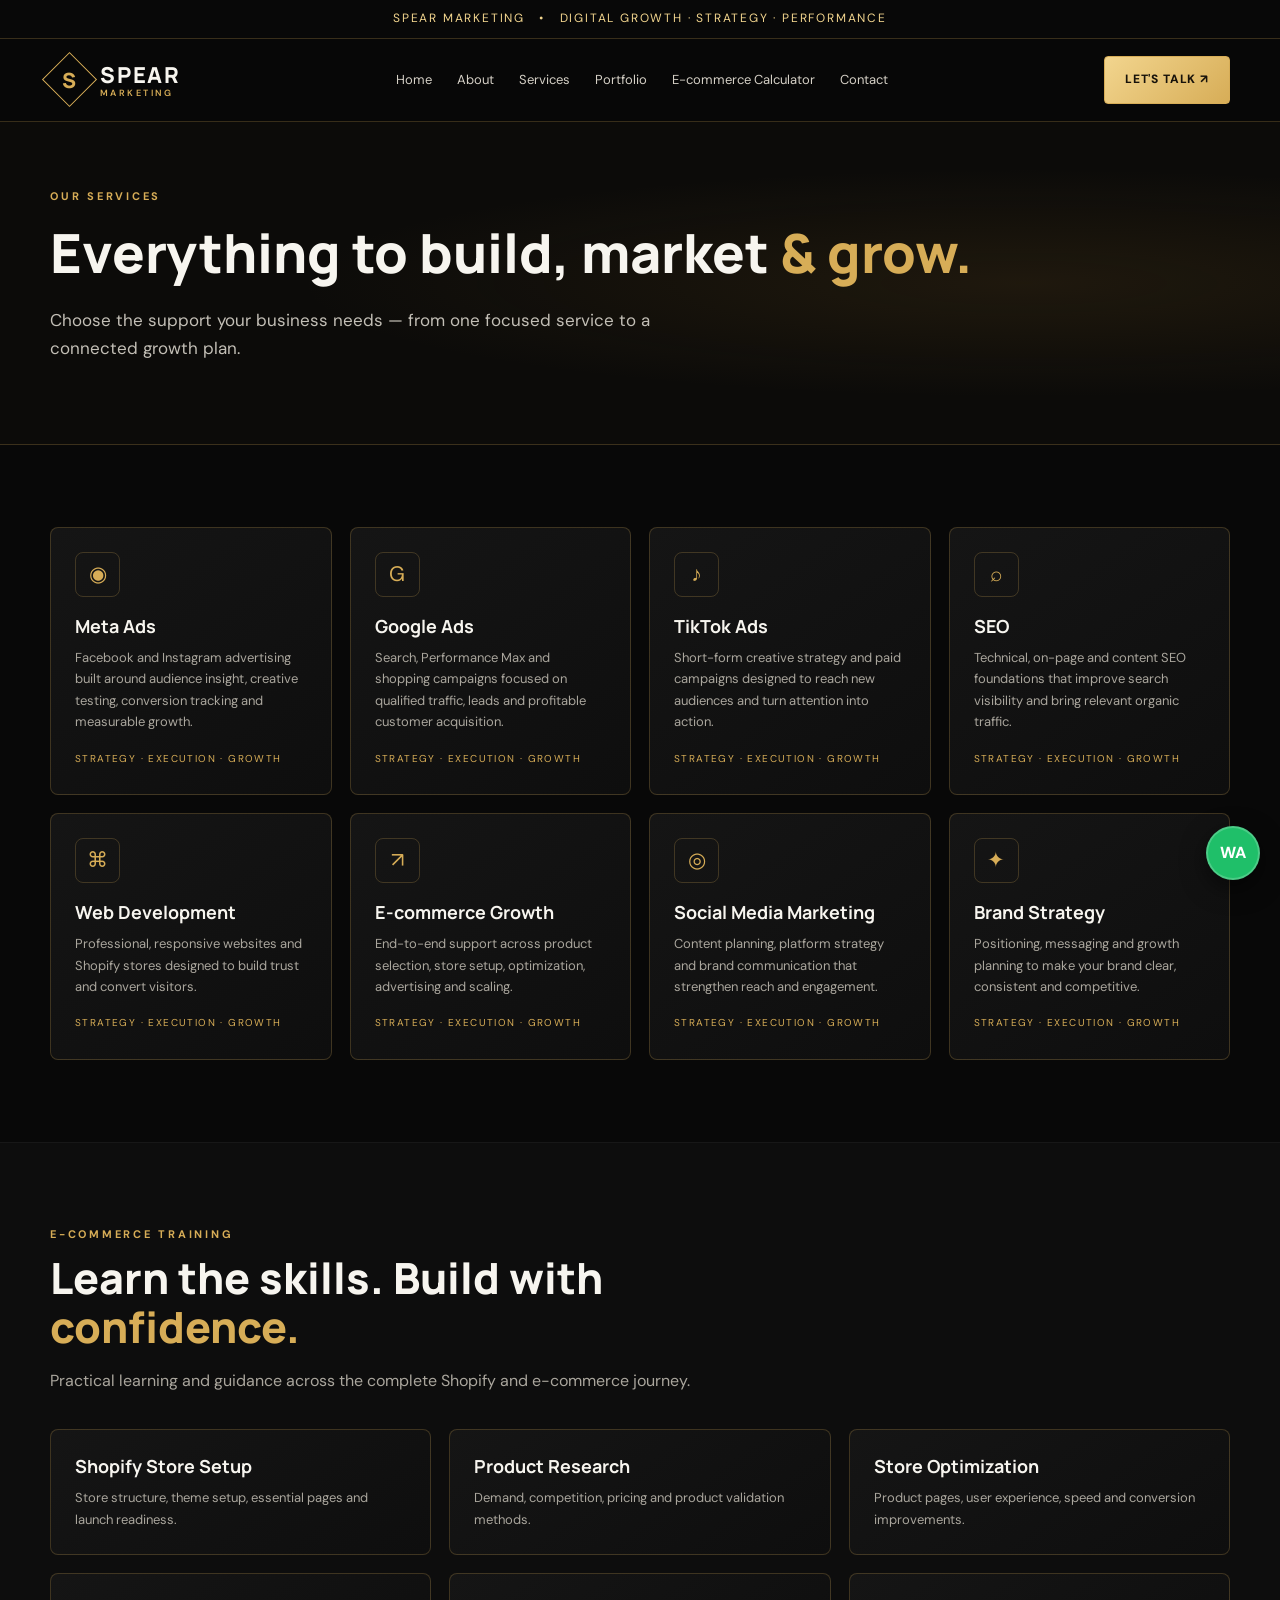
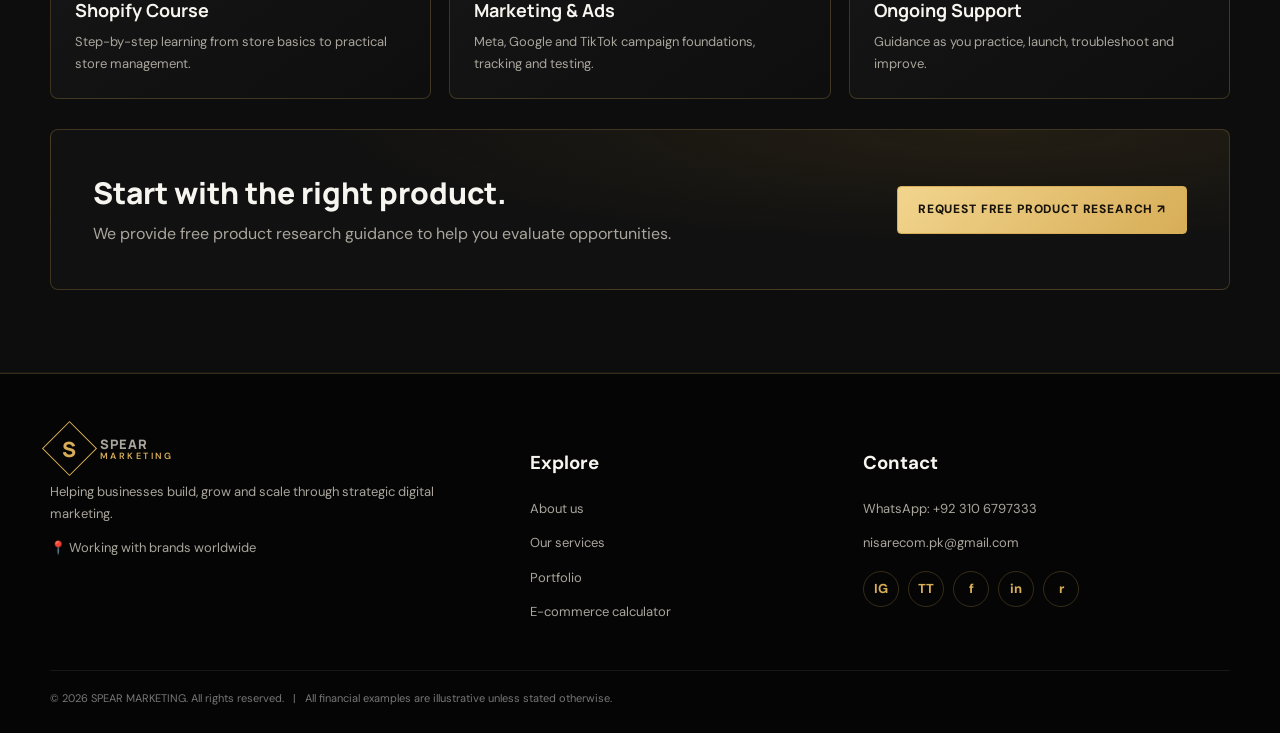
<file: services.html>
<!doctype html><html lang="en"><head><meta charset="utf-8"><meta name="viewport" content="width=device-width,initial-scale=1"><title>Services | SPEAR MARKETING</title><link rel="stylesheet" href="styles.css"></head><body>
<div class="topline">SPEAR MARKETING &nbsp; • &nbsp; DIGITAL GROWTH · STRATEGY · PERFORMANCE</div>
<header class="nav"><div class="wrap navin">
<a class="brand" href="index.html"><span class="brandmark"><span>S</span></span><span>SPEAR<small>MARKETING</small></span></a>
<button class="mobile-toggle" aria-label="Open menu" onclick="document.querySelector('.links').classList.toggle('open')">☰</button>
<nav class="links"><a href="index.html">Home</a><a href="about.html">About</a><a href="services.html">Services</a><a href="portfolio.html">Portfolio</a><a href="calculator.html">E-commerce Calculator</a><a href="contact.html">Contact</a></nav>
<a class="btn navcta" href="https://wa.me/923106797333?text=Hello%20SPEAR%20MARKETING%2C%20I%27d%20like%20to%20discuss%20my%20business." target="_blank" rel="noopener">Let's Talk ↗</a>
</div></header>
<section class="pagehero"><div class="wrap"><div class="eyebrow">Our services</div><h1>Everything to build, market <span class="gold">& grow.</span></h1><p class="lead">Choose the support your business needs — from one focused service to a connected growth plan.</p></div></section><section class="section"><div class="wrap"><div class="grid cols4"><article class="card service-card"><div class="iconbox">◉</div><h3>Meta Ads</h3><p>Facebook and Instagram advertising built around audience insight, creative testing, conversion tracking and measurable growth.</p><span class="tag">Strategy · Execution · Growth</span></article><article class="card service-card"><div class="iconbox">G</div><h3>Google Ads</h3><p>Search, Performance Max and shopping campaigns focused on qualified traffic, leads and profitable customer acquisition.</p><span class="tag">Strategy · Execution · Growth</span></article><article class="card service-card"><div class="iconbox">♪</div><h3>TikTok Ads</h3><p>Short-form creative strategy and paid campaigns designed to reach new audiences and turn attention into action.</p><span class="tag">Strategy · Execution · Growth</span></article><article class="card service-card"><div class="iconbox">⌕</div><h3>SEO</h3><p>Technical, on-page and content SEO foundations that improve search visibility and bring relevant organic traffic.</p><span class="tag">Strategy · Execution · Growth</span></article><article class="card service-card"><div class="iconbox">⌘</div><h3>Web Development</h3><p>Professional, responsive websites and Shopify stores designed to build trust and convert visitors.</p><span class="tag">Strategy · Execution · Growth</span></article><article class="card service-card"><div class="iconbox">↗</div><h3>E-commerce Growth</h3><p>End-to-end support across product selection, store setup, optimization, advertising and scaling.</p><span class="tag">Strategy · Execution · Growth</span></article><article class="card service-card"><div class="iconbox">◎</div><h3>Social Media Marketing</h3><p>Content planning, platform strategy and brand communication that strengthen reach and engagement.</p><span class="tag">Strategy · Execution · Growth</span></article><article class="card service-card"><div class="iconbox">✦</div><h3>Brand Strategy</h3><p>Positioning, messaging and growth planning to make your brand clear, consistent and competitive.</p><span class="tag">Strategy · Execution · Growth</span></article></div></div></section><section class="section alt" id="training"><div class="wrap"><div class="section-head"><div class="eyebrow">E-commerce training</div><h2>Learn the skills. Build with <span class="gold">confidence.</span></h2><p>Practical learning and guidance across the complete Shopify and e-commerce journey.</p></div><div class="grid cols3"><article class="card"><h3>Shopify Store Setup</h3><p>Store structure, theme setup, essential pages and launch readiness.</p></article><article class="card"><h3>Product Research</h3><p>Demand, competition, pricing and product validation methods.</p></article><article class="card"><h3>Store Optimization</h3><p>Product pages, user experience, speed and conversion improvements.</p></article><article class="card"><h3>Shopify Course</h3><p>Step-by-step learning from store basics to practical store management.</p></article><article class="card"><h3>Marketing & Ads</h3><p>Meta, Google and TikTok campaign foundations, tracking and testing.</p></article><article class="card"><h3>Ongoing Support</h3><p>Guidance as you practice, launch, troubleshoot and improve.</p></article></div><div class="cta" style="margin-top:30px"><div><h2>Start with the right product.</h2><p style="color:var(--muted);margin:0">We provide free product research guidance to help you evaluate opportunities.</p></div><a class="btn" href="https://wa.me/923106797333?text=Hello%20SPEAR%20MARKETING%2C%20I%27d%20like%20to%20discuss%20my%20business." target="_blank">Request Free Product Research ↗</a></div></div></section>
<footer class="footer"><div class="wrap"><div class="footer-grid">
<div><a class="brand" href="index.html"><span class="brandmark"><span>S</span></span><span>SPEAR<small>MARKETING</small></span></a><p>Helping businesses build, grow and scale through strategic digital marketing.</p><p>📍 Working with brands worldwide</p></div>
<div><h3>Explore</h3><p><a href="about.html">About us</a></p><p><a href="services.html">Our services</a></p><p><a href="portfolio.html">Portfolio</a></p><p><a href="calculator.html">E-commerce calculator</a></p></div>
<div><h3>Contact</h3><p><a href="https://wa.me/923106797333?text=Hello%20SPEAR%20MARKETING%2C%20I%27d%20like%20to%20discuss%20my%20business." target="_blank">WhatsApp: +92 310 6797333</a></p><p><a href="mailto:nisarecom.pk@gmail.com">nisarecom.pk@gmail.com</a></p><div class="socials"><a class="social" href="https://www.instagram.com/nisarecom12?psln=MXdkYzdqdjZ5NmF3eg%3D%3D&utm_source=qr" target="_blank" rel="noopener" aria-label="Instagram" title="Instagram">IG</a><a class="social" href="https://www.tiktok.com/@nisaresggk2?_r=1&_t=ZN-9BBRalmDJyA" target="_blank" rel="noopener" aria-label="TikTok" title="TikTok">TT</a><a class="social" href="https://www.facebook.com/share/1CEMKwUe55/?mibextid=wwXIfr" target="_blank" rel="noopener" aria-label="Facebook" title="Facebook">f</a><a class="social" href="https://www.linkedin.com/in/nisar-ali-ahmad-375944449?utm_source=share_via&utm_content=profile&utm_medium=member_android" target="_blank" rel="noopener" aria-label="LinkedIn" title="LinkedIn">in</a><a class="social" href="https://www.reddit.com/u/nisar011/s/bb8wzmJRnW" target="_blank" rel="noopener" aria-label="Reddit" title="Reddit">r</a></div></div>
</div><div class="footbottom">© 2026 SPEAR MARKETING. All rights reserved. &nbsp; | &nbsp; All financial examples are illustrative unless stated otherwise.</div></div></footer>
<a href="https://wa.me/923106797333?text=Hello%20SPEAR%20MARKETING%2C%20I%27d%20like%20to%20discuss%20my%20business." target="_blank" rel="noopener" class="whatsapp-float" aria-label="Chat on WhatsApp">WA</a>
<script src="script.js"></script></body></html>
</file>
<file: styles.css>
@import url('https://fonts.googleapis.com/css2?family=DM+Sans:wght@400;500;600;700&family=Manrope:wght@400;500;600;700;800&display=swap');
:root{--bg:#080808;--panel:#111111;--panel2:#171717;--gold:#d7ad57;--gold2:#f2d58e;--white:#f7f5ef;--muted:#aaa69d;--line:rgba(215,173,87,.23);--max:1180px}
*{box-sizing:border-box}html{scroll-behavior:smooth}body{margin:0;background:var(--bg);color:var(--white);font-family:'DM Sans',sans-serif;line-height:1.65}a{color:inherit;text-decoration:none}img{max-width:100%;display:block}.wrap{width:min(var(--max),calc(100% - 40px));margin:auto}.topline{border-bottom:1px solid var(--line);font-size:12px;color:var(--gold2);letter-spacing:.15em;text-align:center;padding:9px}.nav{position:sticky;top:0;z-index:20;background:rgba(8,8,8,.94);backdrop-filter:blur(16px);border-bottom:1px solid var(--line)}.navin{height:82px;display:flex;align-items:center;justify-content:space-between;gap:20px}.brand{display:flex;align-items:center;gap:11px;font:800 22px Manrope;letter-spacing:.08em}.brandmark{width:39px;height:39px;border:1px solid var(--gold);color:var(--gold);display:grid;place-items:center;transform:rotate(45deg);font:800 21px Manrope}.brandmark span{transform:rotate(-45deg)}.brand small{display:block;color:var(--gold);font:600 9px 'DM Sans';letter-spacing:.27em;margin-top:-3px}.links{display:flex;gap:25px;align-items:center;font-size:13px;color:#d5d0c6}.links a:hover,.links a.active{color:var(--gold)}.btn{display:inline-flex;align-items:center;justify-content:center;gap:9px;padding:13px 20px;border-radius:4px;background:linear-gradient(135deg,var(--gold2),var(--gold));color:#17120a;font-weight:800;font-size:12px;letter-spacing:.07em;text-transform:uppercase;border:1px solid var(--gold);transition:.2s}.btn:hover{transform:translateY(-2px);box-shadow:0 10px 28px #d7ad5733}.btn.outline{background:transparent;color:var(--gold2)}.hero{padding:86px 0 70px;position:relative;overflow:hidden;background:radial-gradient(ellipse at 78% 45%,#7c5a202b,transparent 38%),linear-gradient(110deg,#080808 45%,#151109)}.hero:after{content:"";position:absolute;right:-180px;top:-180px;width:540px;height:540px;border:1px solid #d7ad5722;transform:rotate(45deg);pointer-events:none}.eyebrow{color:var(--gold);font-size:11px;letter-spacing:.25em;text-transform:uppercase;font-weight:700}.hero-grid{display:grid;grid-template-columns:1.1fr .9fr;gap:50px;align-items:center}.hero h1{font:800 clamp(40px,6vw,70px)/1.08 Manrope;margin:18px 0}.hero h1 em{font-style:normal;color:var(--gold)}.lead{max-width:620px;color:#c3bfb6;font-size:17px}.actions{display:flex;gap:13px;flex-wrap:wrap;margin-top:28px}.hero-card{border:1px solid var(--line);padding:14px;border-radius:8px;background:linear-gradient(145deg,#211b10,#101010);box-shadow:0 25px 80px #000}.hero-art{min-height:360px;border:1px solid #d7ad5744;border-radius:6px;display:grid;place-items:center;position:relative;background:radial-gradient(circle,#60481d55,transparent 55%),#0d0c0a}.hero-art .bigmark{font:800 150px Manrope;color:#d7ad5720;letter-spacing:-.1em}.hero-art .orbit{position:absolute;inset:13%;border:1px solid #d7ad5755;border-radius:50%;transform:rotate(-25deg)}.hero-art .orbit.two{inset:23%;transform:rotate(35deg)}.hero-stat{position:absolute;bottom:22px;left:22px;right:22px;display:flex;justify-content:space-between;gap:10px}.hero-stat div{background:#080808d9;border:1px solid var(--line);padding:12px 14px;flex:1}.hero-stat b{display:block;color:var(--gold);font:800 22px Manrope}.hero-stat span{font-size:10px;color:var(--muted);letter-spacing:.08em;text-transform:uppercase}.section{padding:82px 0}.section.alt{background:#0d0d0d;border-block:1px solid #ffffff0b}.section-head{max-width:720px;margin-bottom:35px}.section-head h2{font:800 clamp(28px,4vw,43px)/1.15 Manrope;margin:10px 0}.section-head p{color:var(--muted)}.gold{color:var(--gold)}.grid{display:grid;gap:18px}.grid.cols3{grid-template-columns:repeat(3,1fr)}.grid.cols4{grid-template-columns:repeat(4,1fr)}.card{background:linear-gradient(145deg,#151515,#0e0e0e);border:1px solid var(--line);border-radius:8px;padding:24px;transition:.25s}.card:hover{transform:translateY(-4px);border-color:#d7ad5790}.iconbox{width:45px;height:45px;border-radius:8px;border:1px solid var(--line);display:grid;place-items:center;color:var(--gold);font-size:21px;margin-bottom:17px}.card h3{font:700 18px Manrope;margin:0 0 9px}.card p{font-size:13px;color:var(--muted);margin:0}.split{display:grid;grid-template-columns:.85fr 1.15fr;gap:55px;align-items:center}.ceo-photo{min-height:470px;background:linear-gradient(145deg,#2a2112,#111);border:1px solid var(--line);border-radius:8px;overflow:hidden;display:grid;place-items:center}.ceo-photo img,.team-photo img{width:100%;height:100%;object-fit:cover}.photo-placeholder{width:100%;height:100%;min-height:300px;display:grid;place-items:center;color:var(--gold);background:linear-gradient(145deg,#302515,#111);font:700 13px Manrope;letter-spacing:.1em;text-align:center;padding:25px}.bullets{display:grid;gap:12px;margin:24px 0}.bullets div:before{content:"✓";color:var(--gold);font-weight:800;margin-right:12px}.service-card{min-height:220px}.service-card .tag{display:inline-block;margin-top:18px;color:var(--gold);font-size:10px;letter-spacing:.14em;text-transform:uppercase}.platforms{display:flex;gap:10px;flex-wrap:wrap;margin-top:20px}.platform{padding:8px 12px;border:1px solid var(--line);border-radius:4px;color:var(--gold2);font-size:12px}.countries{display:grid;grid-template-columns:repeat(4,1fr);gap:12px}.country{padding:19px;border:1px solid var(--line);background:#101010;border-radius:6px;text-align:center}.country b{display:block;font:700 15px Manrope}.country span{font-size:10px;color:var(--muted);letter-spacing:.13em}.process{counter-reset:step}.process .card{position:relative;padding-top:58px}.process .card:before{counter-increment:step;content:"0" counter(step);position:absolute;top:20px;color:var(--gold);font:800 20px Manrope}.roadmap{display:grid;grid-template-columns:repeat(3,1fr);gap:14px}.roadmap .card{padding:20px}.roadmap b{color:var(--gold);font:700 13px Manrope}.roadmap p{margin-top:7px}.team-photo{height:260px;border-radius:6px;overflow:hidden;border:1px solid var(--line);margin-bottom:18px;background:#211b10}.team-card small{color:var(--gold);letter-spacing:.15em;text-transform:uppercase}.team-card h3{margin:6px 0}.cta{padding:42px;border:1px solid var(--line);background:radial-gradient(ellipse at 80% 0%,#795a202e,transparent 50%),#111;border-radius:8px;display:flex;justify-content:space-between;align-items:center;gap:25px}.cta h2{font:800 30px Manrope;margin:0 0 8px}.footer{padding:55px 0 25px;background:#050505;border-top:1px solid var(--line)}.footer-grid{display:grid;grid-template-columns:1.2fr .8fr 1fr;gap:40px}.footer p,.footer a{color:var(--muted);font-size:13px}.socials{display:flex;gap:9px;margin-top:17px}.social{width:36px;height:36px;border:1px solid var(--line);border-radius:50%;display:grid;place-items:center;color:var(--gold)!important;font-weight:800}.social:hover{background:var(--gold);color:#111!important}.footbottom{border-top:1px solid #ffffff12;margin-top:35px;padding-top:18px;color:#777;font-size:11px}.pagehero{padding:65px 0;background:radial-gradient(ellipse at 80%,#7c5a202b,transparent 50%),#0c0b09;border-bottom:1px solid var(--line)}.pagehero h1{font:800 clamp(36px,5vw,54px) Manrope;margin:10px 0}.calc-layout{display:grid;grid-template-columns:1fr 1fr;gap:20px}.field{margin:13px 0}.field label{display:block;font-size:12px;color:#c7c0b3;margin-bottom:6px}.field input,.field select{width:100%;padding:13px;background:#080808;border:1px solid var(--line);border-radius:5px;color:white;font:500 15px 'DM Sans'}.result{border:1px solid var(--line);border-radius:8px;padding:24px;background:linear-gradient(145deg,#1b160d,#101010)}.big-result{font:800 42px Manrope;color:var(--gold);margin:4px 0 18px}.resultrow{display:flex;justify-content:space-between;border-top:1px solid #ffffff12;padding:11px 0;font-size:13px;color:#c8c1b5}.resultrow b{color:white}.note{font-size:11px;color:#8f887c}.mobile-toggle{display:none}
@media(max-width:850px){.links{display:none;position:absolute;top:82px;left:0;right:0;background:#090909;padding:20px;flex-direction:column;border-bottom:1px solid var(--line)}.links.open{display:flex}.mobile-toggle{display:block;background:none;border:1px solid var(--line);color:var(--gold);padding:8px 12px}.nav .navcta{display:none}.hero-grid,.split,.calc-layout{grid-template-columns:1fr}.hero{padding:55px 0}.hero-art{min-height:300px}.grid.cols3{grid-template-columns:repeat(2,1fr)}.grid.cols4{grid-template-columns:repeat(2,1fr)}.countries{grid-template-columns:repeat(2,1fr)}.roadmap{grid-template-columns:repeat(2,1fr)}.footer-grid{grid-template-columns:1fr 1fr}.cta{display:block}.cta .btn{margin-top:20px}}
@media(max-width:540px){.wrap{width:min(100% - 28px,var(--max))}.navin{height:70px}.brand{font-size:18px}.links{top:70px}.hero h1{font-size:42px}.grid.cols3,.grid.cols4,.roadmap,.footer-grid{grid-template-columns:1fr}.section{padding:58px 0}.hero-stat{left:12px;right:12px;bottom:12px}.hero-stat div{padding:9px}.hero-stat b{font-size:17px}.hero-art{min-height:260px}.cta{padding:25px}.cta h2{font-size:25px}}
.whatsapp-float{position:fixed;right:20px;bottom:20px;z-index:30;width:54px;height:54px;border-radius:50%;background:#1fbf69;color:#fff;display:grid;place-items:center;font-weight:800;box-shadow:0 8px 25px #0008;border:2px solid #fff3}

/* SPEAR MARKETING - CLIENT RESULTS */

.results-section {
  background: #080808;
  color: #ffffff;
  padding: 90px 6%;
}

.results-section .wrap {
  max-width: 1200px;
  margin: auto;
}

.results-section .section-head {
  text-align: center;
  margin-bottom: 45px;
}

.results-section .eyebrow {
  color: #d4af37;
  letter-spacing: 4px;
  font-size: 12px;
  font-weight: 700;
  margin-bottom: 15px;
}

.results-section h2 {
  font-size: clamp(30px, 5vw, 48px);
  margin-bottom: 15px;
  color: #ffffff;
}

.results-section .gold {
  color: #d4af37;
}

.results-section .section-head p {
  color: #b5b5b5;
  font-size: 15px;
  line-height: 1.7;
}

.results-grid {
  display: grid;
  grid-template-columns: repeat(3, minmax(0, 1fr));
  gap: 22px;
}

.result-card {
  background: linear-gradient(145deg, #191919, #0d0d0d);
  border: 1px solid rgba(212, 175, 55, 0.35);
  border-radius: 14px;
  padding: 32px 24px;
  transition: 0.3s ease;
}

.result-card:hover {
  border-color: #d4af37;
  transform: translateY(-5px);
}

.result-platform {
  color: #d4af37;
  font-size: 12px;
  font-weight: 700;
  letter-spacing: 2px;
}

.result-card h3 {
  color: #e3c46b;
  font-size: clamp(25px, 3vw, 34px);
  margin: 22px 0 12px;
}

.result-card p {
  color: #c0c0c0;
  font-size: 14px;
  line-height: 1.6;
}

.result-card b {
  display: inline-block;
  color: #d4af37;
  border: 1px solid rgba(212, 175, 55, 0.4);
  border-radius: 30px;
  padding: 7px 13px;
  margin-top: 15px;
  font-size: 12px;
}

.results-note {
  color: #888888;
  font-size: 12px;
  text-align: center;
  margin-top: 30px;
  line-height: 1.6;
}

@media (max-width: 850px) {
  .results-grid {
    grid-template-columns: repeat(2, minmax(0, 1fr));
  }
}

@media (max-width: 550px) {
  .results-section {
    padding: 65px 5%;
  }

  .results-grid {
    grid-template-columns: 1fr;
  }

  .result-card {
    padding: 27px 22px;
  }
}
</file>
